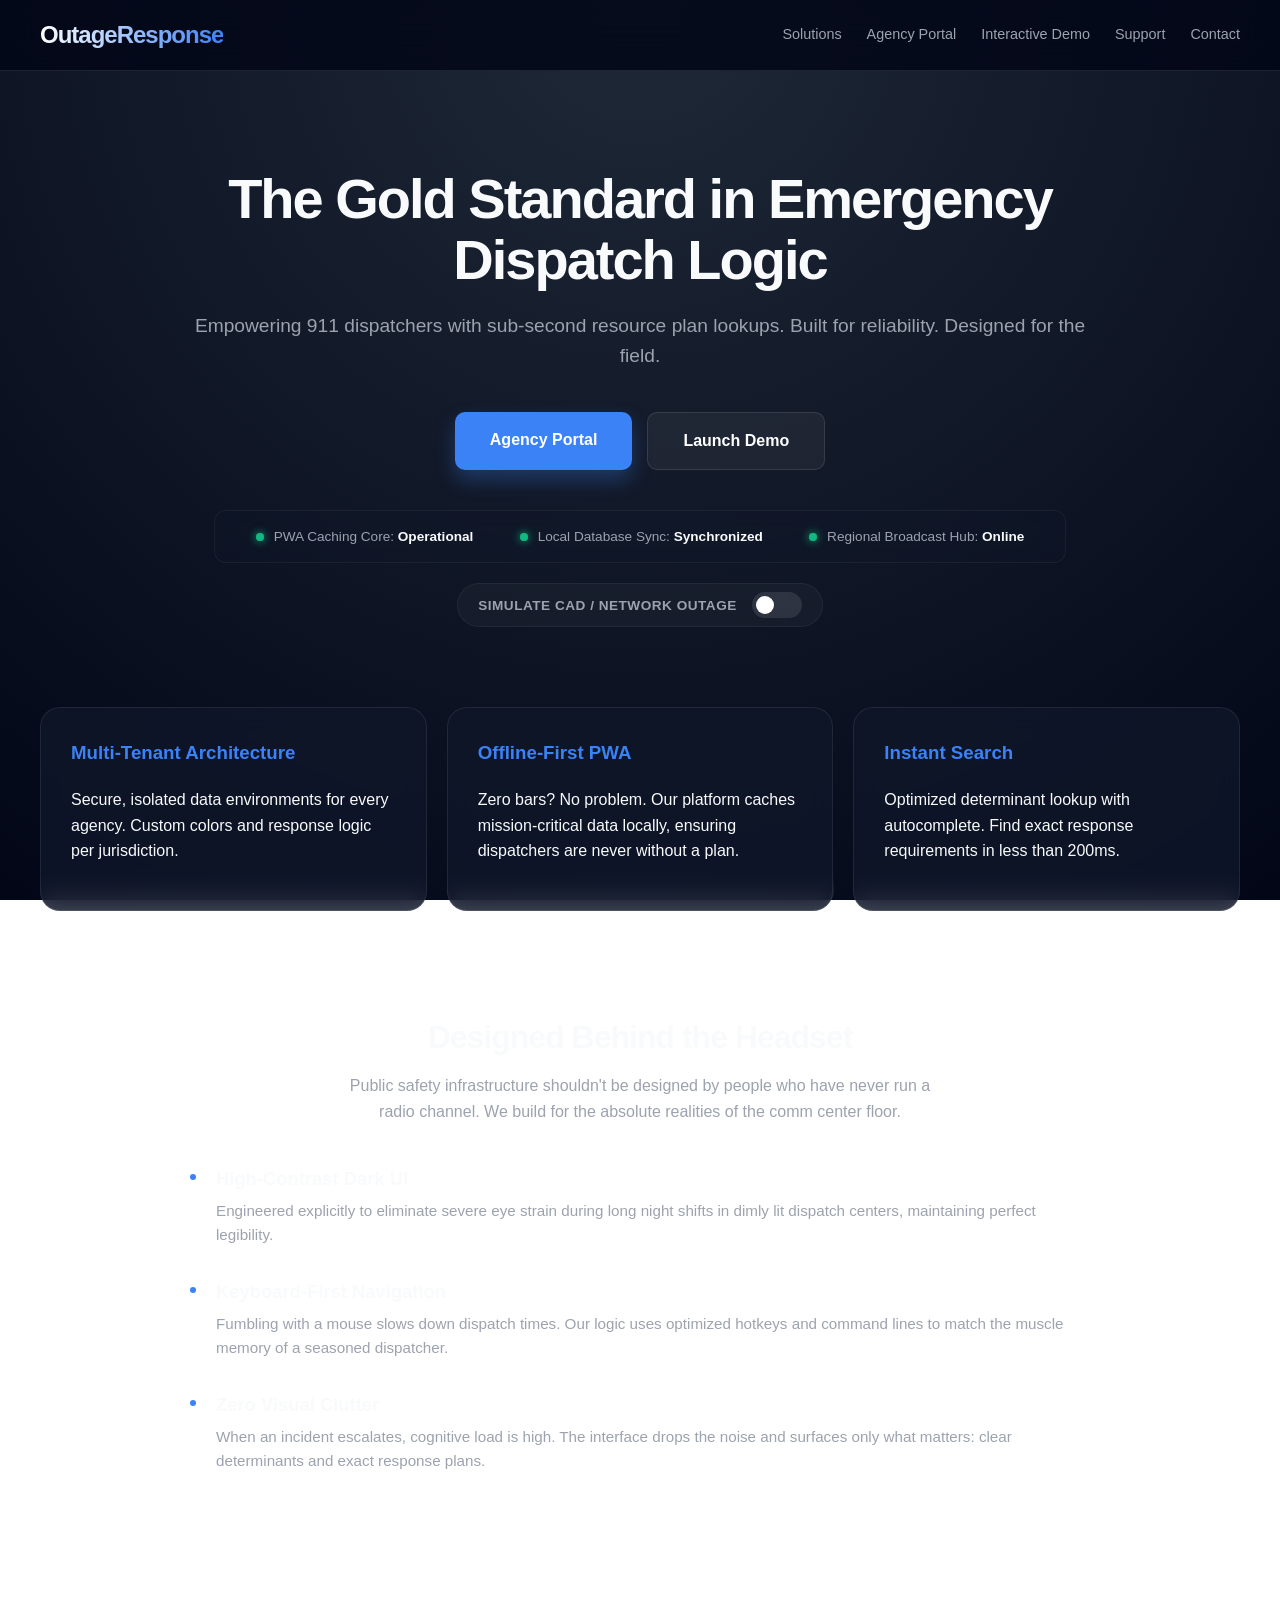
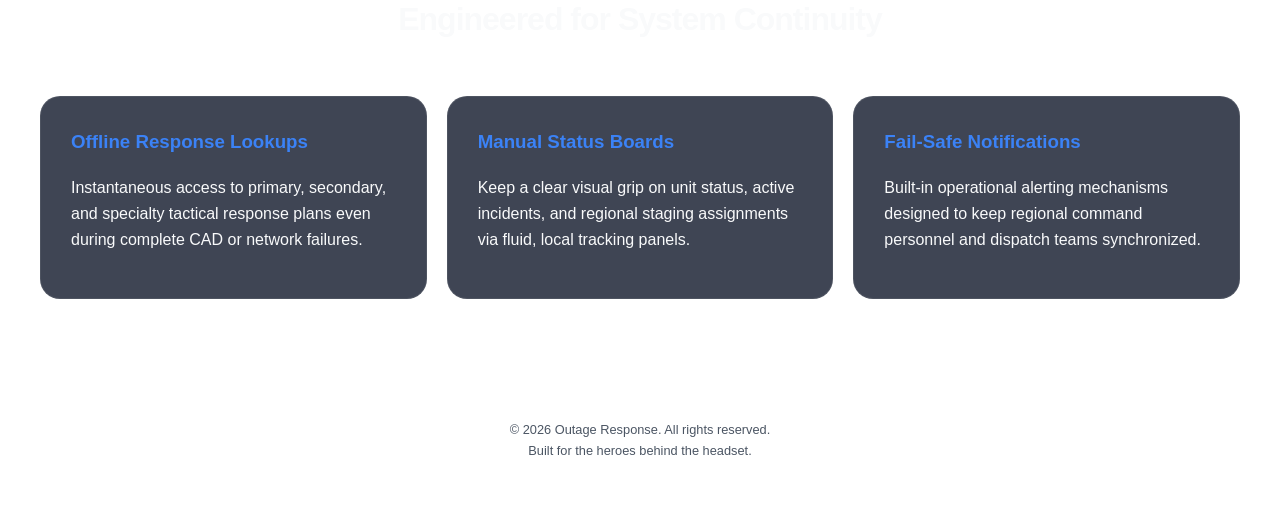
<file: index.html>
<!DOCTYPE html>
<html lang="en">
<head>
  <meta charset="UTF-8">
  <meta name="viewport" content="width=device-width, initial-scale=1.0">
  <title>Outage Response | Mission Critical Dispatch Solutions</title>
  <style>
    :root {
      --bg-gradient: radial-gradient(circle at top, #1f2937, #020617);
      --card-bg: rgba(15, 23, 42, 0.8);
      --accent: #3b82f6;
      --text-main: #f9fafb;
      --text-dim: #9ca3af;
      --nav-height: 70px;
      
      /* Status Colors */
      --status-green: #10b981;
      --status-red: #ef4444;
    }

    body {
      margin: 0;
      padding: 0;
      font-family: -apple-system, BlinkMacSystemFont, "Segoe UI", Roboto, sans-serif;
      background: var(--bg-gradient);
      background-attachment: fixed;
      color: var(--text-main);
      line-height: 1.6;
      overflow-x: hidden; /* Prevents side-scrolling on mobile */
    }

    /* --- FIXED NAVBAR --- */
    nav {
      position: fixed;
      top: 0;
      left: 0;
      right: 0;
      height: var(--nav-height);
      padding: 0 40px;
      display: flex;
      justify-content: space-between;
      align-items: center;
      backdrop-filter: blur(20px);
      -webkit-backdrop-filter: blur(20px);
      z-index: 2000;
      border-bottom: 1px solid rgba(255, 255, 255, 0.1);
      background: rgba(2, 6, 23, 0.8);
    }

    .logo {
      font-size: 1.5rem;
      font-weight: 800;
      letter-spacing: -1px;
      background: linear-gradient(to right, #fff, var(--accent));
      -webkit-background-clip: text;
      -webkit-text-fill-color: transparent;
      text-decoration: none;
    }

    /* --- DESKTOP NAV --- */
    .nav-links {
      display: flex;
      align-items: center;
    }

    .nav-links a {
      color: var(--text-dim);
      text-decoration: none;
      margin-left: 25px;
      font-size: 0.9rem;
      transition: color 0.3s;
    }

    .nav-links a:hover { color: #fff; }

    /* --- HAMBURGER MENU --- */
    .menu-toggle {
      display: none;
      flex-direction: column;
      cursor: pointer;
      gap: 5px;
    }

    .bar {
      width: 25px;
      height: 3px;
      background-color: #fff;
      transition: all 0.3s ease;
      border-radius: 2px;
    }

    /* --- HERO SECTION --- */
    header {
      text-align: center;
      padding: calc(var(--nav-height) + 60px) 20px 40px 20px;
      max-width: 900px;
      margin: 0 auto;
    }

    h1 {
      font-size: 3.5rem;
      margin-bottom: 20px;
      line-height: 1.1;
      letter-spacing: -2px;
    }

    header p {
      font-size: 1.2rem;
      color: var(--text-dim);
      margin-bottom: 40px;
    }

    .btn-group {
      display: flex;
      justify-content: center;
      gap: 15px;
    }

    .primary-btn {
      padding: 15px 35px;
      background: var(--accent);
      color: #fff;
      text-decoration: none;
      border-radius: 10px;
      font-weight: 600;
      box-shadow: 0 10px 20px rgba(59, 130, 246, 0.3);
      transition: 0.2s;
    }

    .secondary-btn {
      padding: 15px 35px;
      background: rgba(255, 255, 255, 0.05);
      color: #fff;
      text-decoration: none;
      border-radius: 10px;
      font-weight: 600;
      border: 1px solid rgba(255, 255, 255, 0.1);
      transition: all 0.3s;
    }

    .secondary-btn:hover {
      background: rgba(255, 255, 255, 0.1);
      border-color: var(--accent);
    }

    /* --- LIVE SYSTEM STATUS BAR --- */
    .status-container {
      max-width: 800px;
      margin: 0 auto 20px auto;
      padding: 15px 25px;
      background: rgba(15, 23, 42, 0.4);
      border: 1px solid rgba(255, 255, 255, 0.05);
      border-radius: 12px;
      backdrop-filter: blur(8px);
      -webkit-backdrop-filter: blur(8px);
      display: flex;
      justify-content: space-around;
      align-items: center;
      flex-wrap: wrap;
      gap: 15px;
      transition: border 0.3s;
    }

    .status-container.offline-active {
      border-color: rgba(239, 68, 68, 0.3);
    }

    .status-item {
      display: flex;
      align-items: center;
      gap: 10px;
      font-size: 0.85rem;
      font-weight: 500;
      color: var(--text-dim);
    }

    .status-item strong {
      color: var(--text-main);
      transition: color 0.3s;
    }

    .status-dot {
      width: 8px;
      height: 8px;
      border-radius: 50%;
      position: relative;
    }

    .status-dot.online {
      background-color: var(--status-green);
      box-shadow: 0 0 8px var(--status-green);
    }

    .status-dot.online::after {
      content: '';
      position: absolute;
      width: 100%;
      height: 100%;
      background-color: var(--status-green);
      border-radius: 50%;
      animation: pulseGreen 2s infinite;
      top: 0;
      left: 0;
      opacity: 0.4;
    }

    .status-dot.offline {
      background-color: var(--status-red);
      box-shadow: 0 0 8px var(--status-red);
    }

    .status-dot.offline::after {
      content: '';
      position: absolute;
      width: 100%;
      height: 100%;
      background-color: var(--status-red);
      border-radius: 50%;
      animation: pulseRed 1s infinite;
      top: 0;
      left: 0;
      opacity: 0.4;
    }

    @keyframes pulseGreen {
      0% { transform: scale(1); opacity: 0.4; }
      70% { transform: scale(2.5); opacity: 0; }
      100% { transform: scale(1); opacity: 0; }
    }

    @keyframes pulseRed {
      0% { transform: scale(1); opacity: 0.6; }
      70% { transform: scale(2.2); opacity: 0; }
      100% { transform: scale(1); opacity: 0; }
    }

    /* --- INTERACTIVE SIMULATION TOGGLE --- */
    .sim-module {
      max-width: 800px;
      margin: 0 auto 40px auto;
      display: flex;
      flex-direction: column;
      align-items: center;
      gap: 12px;
    }

    .toggle-wrapper {
      display: flex;
      align-items: center;
      gap: 15px;
      background: rgba(255, 255, 255, 0.03);
      padding: 8px 20px;
      border-radius: 30px;
      border: 1px solid rgba(255, 255, 255, 0.05);
    }

    .toggle-label {
      font-size: 0.85rem;
      font-weight: 600;
      letter-spacing: 0.5px;
      text-transform: uppercase;
      color: var(--text-dim);
    }

    .switch {
      position: relative;
      display: inline-block;
      width: 50px;
      height: 26px;
    }

    .switch input { opacity: 0; width: 0; height: 0; }

    .slider {
      position: absolute;
      cursor: pointer;
      top: 0; left: 0; right: 0; bottom: 0;
      background-color: rgba(255, 255, 255, 0.1);
      transition: .3s;
      border-radius: 34px;
    }

    .slider:before {
      position: absolute;
      content: "";
      height: 18px; width: 18px;
      left: 4px; bottom: 4px;
      background-color: white;
      transition: .3s;
      border-radius: 50%;
    }

    input:checked + .slider { background-color: var(--status-red); }
    input:checked + .slider:before { transform: translateX(24px); }

    /* Outage Alert Banner (Hidden by default) */
    .outage-banner {
      width: 100%;
      padding: 12px;
      background: rgba(239, 68, 68, 0.15);
      border: 1px dashed var(--status-red);
      color: #fca5a5;
      border-radius: 8px;
      font-size: 0.9rem;
      text-align: center;
      display: none;
      animation: fadeIn 0.3s ease-in-out;
    }

    @keyframes fadeIn {
      from { opacity: 0; transform: translateY(-5px); }
      to { opacity: 1; transform: translateY(0); }
    }

    /* --- LAYOUT GRIDS & SECTIONS --- */
    .features, .capabilities {
      display: grid;
      grid-template-columns: repeat(auto-fit, minmax(280px, 1fr));
      gap: 20px;
      padding: 40px 20px;
      max-width: 1200px;
      margin: 0 auto;
    }

    .features { padding-top: 40px; }
    .capabilities { padding-bottom: 60px; }

    .feat-card {
      background: var(--card-bg);
      padding: 30px;
      border-radius: 20px;
      border: 1px solid rgba(255, 255, 255, 0.08);
      backdrop-filter: blur(12px);
      -webkit-backdrop-filter: blur(12px);
    }

    .feat-card h3 { color: var(--accent); margin-top: 0; }

    .section-title {
      text-align: center;
      font-size: 2rem;
      margin-top: 60px;
      margin-bottom: 10px;
      letter-spacing: -1px;
    }

    .section-subtitle {
      text-align: center;
      color: var(--text-dim);
      max-width: 600px;
      margin: 0 auto 40px auto;
      padding: 0 20px;
      font-size: 1rem;
    }

    /* --- CLEAN TRUST LIST (NO TILES) --- */
    .trust-list {
      max-width: 900px;
      margin: 0 auto;
      padding: 0 20px 60px 20px;
    }

    .trust-row {
      display: flex;
      align-items: flex-start;
      margin-bottom: 30px;
      gap: 20px;
    }

    .trust-row:last-child { margin-bottom: 0; }

    .trust-text h4 {
      margin: 0 0 5px 0;
      font-size: 1.15rem;
      color: var(--text-main);
    }

    .trust-text p {
      margin: 0;
      color: var(--text-dim);
      font-size: 0.95rem;
    }

    .trust-icon-dot {
      width: 6px;
      height: 6px;
      background-color: var(--accent);
      border-radius: 50%;
      margin-top: 10px;
      flex-shrink: 0;
    }

    /* --- MOBILE STYLES --- */
    @media (max-width: 768px) {
      nav { padding: 0 20px; }
      
      .menu-toggle { display: flex; }

      .nav-links {
        display: flex;
        flex-direction: column;
        width: 100%;
        position: absolute;
        top: -450px;
        left: 0;
        transition: 0.4s cubic-bezier(0.175, 0.885, 0.32, 1.275);
        background: rgba(2, 6, 23, 0.98);
        backdrop-filter: blur(25px);
        border-bottom: 1px solid rgba(255, 255, 255, 0.1);
        padding: 40px 0;
        text-align: center;
        z-index: 1999;
      }

      .nav-links.active { top: var(--nav-height); }

      .nav-links a {
        margin: 20px 0;
        font-size: 1.4rem;
        margin-left: 0;
        display: block;
      }

      .menu-toggle.is-active .bar:nth-child(2) { opacity: 0; }
      .menu-toggle.is-active .bar:nth-child(1) { transform: translateY(8px) rotate(45deg); }
      .menu-toggle.is-active .bar:nth-child(3) { transform: translateY(-8px) rotate(-45deg); }

      h1 { font-size: 2.5rem; }
      .section-title { font-size: 1.75rem; }
      header { padding-top: calc(var(--nav-height) + 30px); }
      .btn-group { flex-direction: column; }
      .status-container { flex-direction: column; align-items: flex-start; padding-left: 40px; }
      .trust-row { flex-direction: column; gap: 5px; }
      .trust-icon-dot { display: none; }
    }
  </style>
</head>
<body>

  <nav>
    <a href="index.html" class="logo">OutageResponse</a>
    
    <div class="menu-toggle" id="mobile-menu">
      <span class="bar"></span>
      <span class="bar"></span>
      <span class="bar"></span>
    </div>

    <div class="nav-links" id="nav-links">
      <a href="solutions.html">Solutions</a>
      <a href="app/index.html">Agency Portal</a>
      <a href="demo.html">Interactive Demo</a>
      <a href="support.html">Support</a>
      <a href="contact.html">Contact</a>
    </div>
  </nav>

  <header>
    <h1>The Gold Standard in Emergency Dispatch Logic</h1>
    <p>Empowering 911 dispatchers with sub-second resource plan lookups. Built for reliability. Designed for the field.</p>
    <div class="btn-group">
      <a href="app/index.html" class="primary-btn">Agency Portal</a>
      <a href="demo.html" class="secondary-btn">Launch Demo</a>
    </div>
  </header>

  <div class="status-container" id="status-container">
    <div class="status-item">
      <span class="status-dot online" id="dot-caching"></span>
      <span>PWA Caching Core: <strong id="text-caching">Operational</strong></span>
    </div>
    <div class="status-item">
      <span class="status-dot online" id="dot-sync"></span>
      <span>Local Database Sync: <strong id="text-sync">Synchronized</strong></span>
    </div>
    <div class="status-item">
      <span class="status-dot online" id="dot-hub"></span>
      <span>Regional Broadcast Hub: <strong id="text-hub">Online</strong></span>
    </div>
  </div>

  <div class="sim-module">
    <div class="toggle-wrapper">
      <span class="toggle-label">Simulate CAD / Network Outage</span>
      <label class="switch">
        <input type="checkbox" id="outage-toggle">
        <span class="slider"></span>
      </label>
    </div>
    <div class="outage-banner" id="outage-banner">
      ⚠️ <strong>CRITICAL DATA LINK LOST:</strong> Primary network disconnected. Platform has seamlessly engaged local cache fallback. Lookups remain 100% operational.
    </div>
  </div>

  <section class="features">
    <div class="feat-card">
      <h3>Multi-Tenant Architecture</h3>
      <p>Secure, isolated data environments for every agency. Custom colors and response logic per jurisdiction.</p>
    </div>
    <div class="feat-card">
      <h3>Offline-First PWA</h3>
      <p>Zero bars? No problem. Our platform caches mission-critical data locally, ensuring dispatchers are never without a plan.</p>
    </div>
    <div class="feat-card">
      <h3>Instant Search</h3>
      <p>Optimized determinant lookup with autocomplete. Find exact response requirements in less than 200ms.</p>
    </div>
  </section>

  <hr style="border: 0; border-top: 1px solid rgba(255,255,255,0.05); max-width: 1200px; margin: 0 auto;">

  <h2 class="section-title">Designed Behind the Headset</h2>
  <p class="section-subtitle">Public safety infrastructure shouldn't be designed by people who have never run a radio channel. We build for the absolute realities of the comm center floor.</p>
  
  <div class="trust-list">
    <div class="trust-row">
      <div class="trust-icon-dot"></div>
      <div class="trust-text">
        <h4>High-Contrast Dark UI</h4>
        <p>Engineered explicitly to eliminate severe eye strain during long night shifts in dimly lit dispatch centers, maintaining perfect legibility.</p>
      </div>
    </div>
    <div class="trust-row">
      <div class="trust-icon-dot"></div>
      <div class="trust-text">
        <h4>Keyboard-First Navigation</h4>
        <p>Fumbling with a mouse slows down dispatch times. Our logic uses optimized hotkeys and command lines to match the muscle memory of a seasoned dispatcher.</p>
      </div>
    </div>
    <div class="trust-row">
      <div class="trust-icon-dot"></div>
      <div class="trust-text">
        <h4>Zero Visual Clutter</h4>
        <p>When an incident escalates, cognitive load is high. The interface drops the noise and surfaces only what matters: clear determinants and exact response plans.</p>
      </div>
    </div>
  </div>

  <hr style="border: 0; border-top: 1px solid rgba(255,255,255,0.05); max-width: 1200px; margin: 0 auto;">

  <h2 class="section-title">Engineered for System Continuity</h2>
  
  <section class="capabilities">
    <div class="feat-card">
      <h3>Offline Response Lookups</h3>
      <p>Instantaneous access to primary, secondary, and specialty tactical response plans even during complete CAD or network failures.</p>
    </div>
    <div class="feat-card">
      <h3>Manual Status Boards</h3>
      <p>Keep a clear visual grip on unit status, active incidents, and regional staging assignments via fluid, local tracking panels.</p>
    </div>
    <div class="feat-card">
      <h3>Fail-Safe Notifications</h3>
      <p>Built-in operational alerting mechanisms designed to keep regional command personnel and dispatch teams synchronized.</p>
    </div>
  </section>

  <footer style="text-align: center; padding: 60px 40px; color: #4b5563; font-size: 0.8rem; border-top: 1px solid rgba(255,255,255,0.05);">
    &copy; 2026 Outage Response. All rights reserved.<br>Built for the heroes behind the headset.
  </footer>

  <script>
    // Navigation script
    const menu = document.querySelector('#mobile-menu');
    const menuLinks = document.querySelector('#nav-links');

    menu.addEventListener('click', function() {
      menu.classList.toggle('is-active');
      menuLinks.classList.toggle('active');
    });

    document.querySelectorAll('.nav-links a').forEach(link => {
      link.addEventListener('click', () => {
        menu.classList.remove('is-active');
        menuLinks.classList.remove('active');
      });
    });

    // Interactive Outage Simulation Script
    const toggle = document.querySelector('#outage-toggle');
    const statusContainer = document.querySelector('#status-container');
    const banner = document.querySelector('#outage-banner');
    
    const dotCaching = document.querySelector('#dot-caching');
    const dotSync = document.querySelector('#dot-sync');
    const dotHub = document.querySelector('#dot-hub');

    const textCaching = document.querySelector('#text-caching');
    const textSync = document.querySelector('#text-sync');
    const textHub = document.querySelector('#text-hub');

    toggle.addEventListener('change', function() {
      if (this.checked) {
        // Switch layout state to Offline
        statusContainer.classList.add('offline-active');
        banner.style.display = 'block';
        
        // PWA Caching remains working offline
        dotCaching.className = 'status-dot online';
        textCaching.textContent = 'Active (Offline Mode)';
        
        // Networked items fail
        dotSync.className = 'status-dot offline';
        textSync.textContent = 'Connection Lost';
        
        dotHub.className = 'status-dot offline';
        textHub.textContent = 'Unavailable';
      } else {
        // Reset layout state to Online
        statusContainer.classList.remove('offline-active');
        banner.style.display = 'none';
        
        dotCaching.className = 'status-dot online';
        textCaching.textContent = 'Operational';
        
        dotSync.className = 'status-dot online';
        textSync.textContent = 'Synchronized';
        
        dotHub.className = 'status-dot online';
        textHub.textContent = 'Online';
      }
    });
  </script>

</body>
</html>
</file>
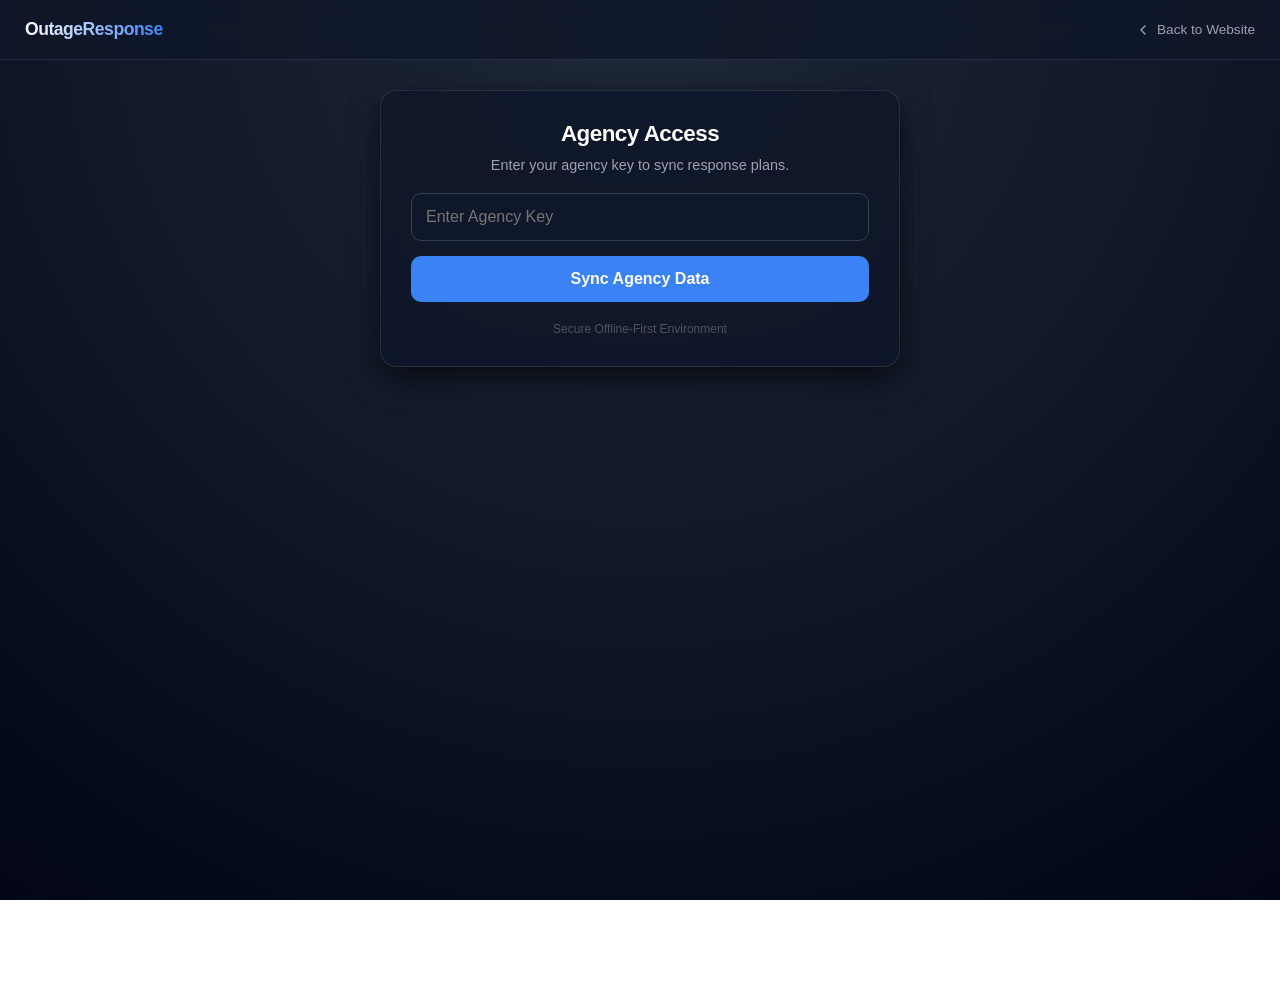
<file: app/index.html>
<!DOCTYPE html>
<html lang="en">
<head>
  <meta charset="UTF-8">
  <title>Outage Response | Agency Portal</title>
  <meta name="viewport" content="width=device-width, initial-scale=1.0">
  <link rel="stylesheet" href="style.css">
  <link rel="manifest" href="manifest.json">
  <meta name="theme-color" content="#1f2937">
</head>
<body>

  <nav class="app-nav">
    <div class="logo">OutageResponse</div>
    <a href="https://outageresponse.com" class="back-link">
      <svg width="16" height="16" viewBox="0 0 24 24" fill="none" stroke="currentColor" stroke-width="2" stroke-linecap="round" stroke-linejoin="round">
        <path d="m15 18-6-6 6-6"/>
      </svg>
      Back to Website
    </a>
  </nav>

  <div class="app-shell">
    
    <div id="login-section" class="card" style="max-width: 520px; margin: 0 auto;">
      <h1>Agency Access</h1>
      <p style="text-align: center; color: #9ca3af; font-size: 0.9rem; margin-top: -10px; margin-bottom: 20px;">
        Enter your agency key to sync response plans.
      </p>
      
      <input type="text" id="agency-key" placeholder="Enter Agency Key" autocomplete="off">
      <button class="primary-btn" id="login-btn">Sync Agency Data</button>
      
      <div style="margin-top: 20px; font-size: 0.75rem; color: #4b5563; text-align: center;">
        Secure Offline-First Environment
      </div>
    </div>

    <div id="app-section" style="display:none;">
      <div class="card" id="main-app-card">
        <h1 id="agency-name-display">Dispatch Portal</h1>
        
        <div class="sync-status-wrapper" style="text-align: center; margin-bottom: 20px;">
          <span id="network-badge" class="sync-badge">
              <span id="network-dot" class="badge-dot"></span>
              <span id="network-text">Checking connection...</span>
          </span>
        </div>
        <div id="sync-timestamp-note" style="text-align: center; margin-bottom: 20px; display: none;">
            <span id="sync-time-text" style="font-size: 0.72rem; color: #64748b; background: rgba(0,0,0,0.2); padding: 4px 12px; border-radius: 20px; border: 1px solid rgba(255,255,255,0.05);"></span>
        </div>

        <div class="search-wrapper">
          <input type="text" id="search-input" placeholder="Search Code..." autocomplete="off">
          <div id="autocomplete-list" class="autocomplete-container"></div>
        </div>
        <div id="active-result"></div>
        
        <hr style="border: 0; border-top: 1px solid rgba(255,255,255,0.1); margin: 40px 0;">

        <h2 style="text-align: center; margin-bottom: 30px; letter-spacing: -0.5px;">Local Status Board</h2>
        
        <div class="board-section-header">
          <h3>Active Incidents</h3>
          <div class="control-group">
            <input type="text" id="new-inc-type" placeholder="Type (e.g., Fire)">
            <input type="text" id="new-inc-loc" placeholder="Location">
            <button onclick="addIncident()" class="primary-btn danger-btn">+ Create</button>
          </div>
        </div>
        <div id="incident-grid" class="incident-grid"></div>

        <div class="board-section-header" style="margin-top: 40px;">
          <h3>Unit Roster</h3>
          <div class="control-group">
            <input type="text" id="new-unit-name" placeholder="Unit ID">
            <button onclick="addUnit()" class="primary-btn">+ Add Unit</button>
          </div>
        </div>
        <div id="unit-grid" class="unit-grid"></div>

        <span class="logout-text" onclick="logout()">Logout & Clear Cache</span>
      </div>
    </div>
  </div>
  
  <script src="app.js"></script>
</body>
</html>
</file>
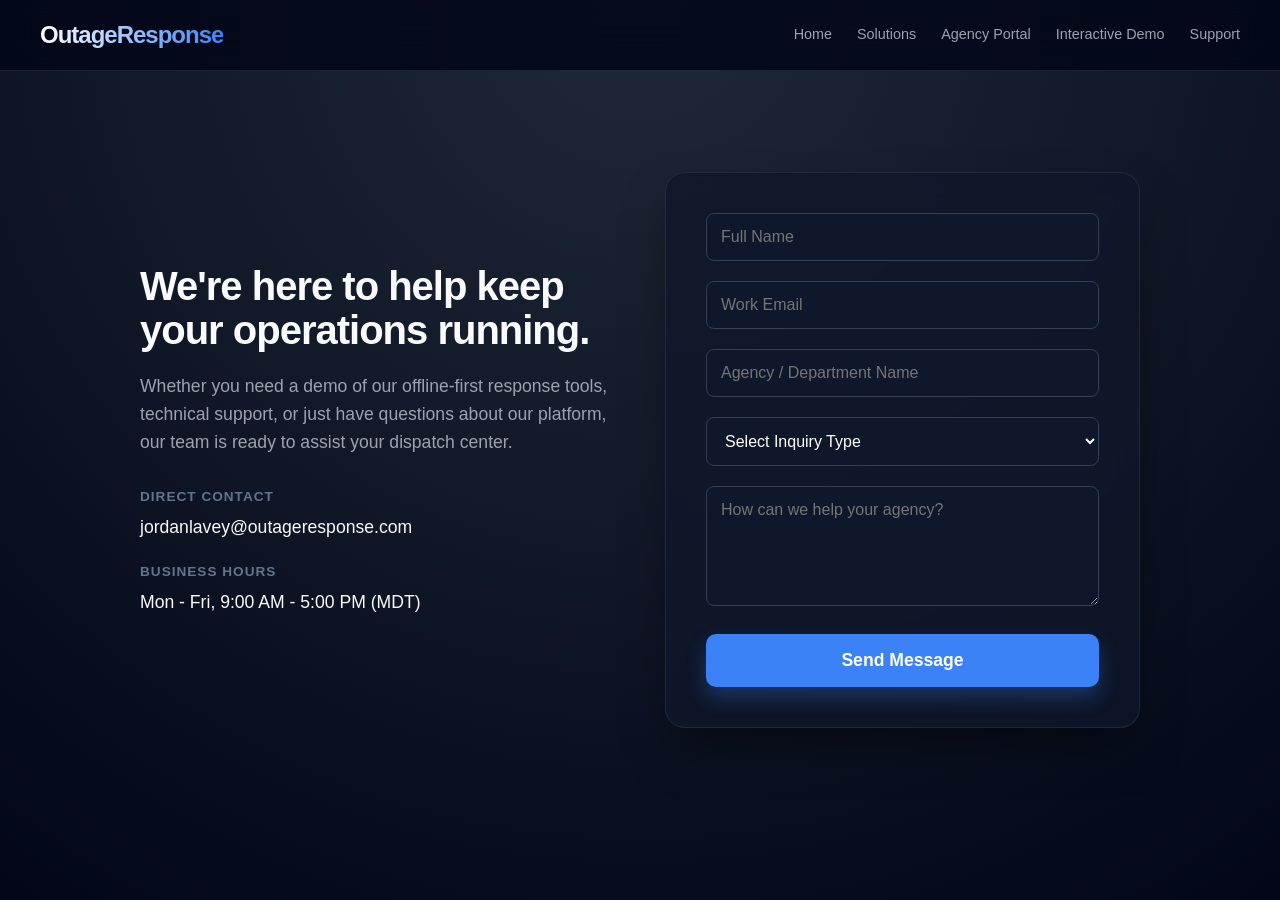
<file: contact.html>
<!DOCTYPE html>
<html lang="en">
<head>
  <meta charset="UTF-8">
  <meta name="viewport" content="width=device-width, initial-scale=1.0">
  <title>Contact Us | Outage Response</title>
  <style>
    :root {
      /* Matching index.html theme exactly */
      --bg-gradient: radial-gradient(circle at top, #1f2937, #020617);
      --card-bg: rgba(15, 23, 42, 0.8);
      --accent: #3b82f6;
      --text-main: #f9fafb;
      --text-dim: #9ca3af;
      --nav-height: 70px;
    }

    body {
      margin: 0; 
      font-family: -apple-system, BlinkMacSystemFont, "Segoe UI", Roboto, sans-serif;
      background: var(--bg-gradient); 
      background-attachment: fixed; 
      color: var(--text-main);
      min-height: 100vh; 
      overflow-x: hidden;
      line-height: 1.6;
    }

    /* --- FIXED NAVBAR --- */
    nav {
      position: fixed; 
      top: 0; 
      left: 0; 
      right: 0; 
      height: var(--nav-height);
      padding: 0 40px; 
      display: flex; 
      justify-content: space-between; 
      align-items: center;
      backdrop-filter: blur(20px); 
      -webkit-backdrop-filter: blur(20px); 
      z-index: 2000;
      border-bottom: 1px solid rgba(255, 255, 255, 0.1); 
      background: rgba(2, 6, 23, 0.8);
    }

    .logo {
      font-size: 1.5rem; 
      font-weight: 800; 
      letter-spacing: -1px;
      background: linear-gradient(to right, #fff, var(--accent));
      -webkit-background-clip: text; 
      -webkit-text-fill-color: transparent; 
      text-decoration: none;
    }

    /* --- DESKTOP NAV --- */
    .nav-links { 
      display: flex; 
      align-items: center; 
    }
    
    .nav-links a { 
      color: var(--text-dim); 
      text-decoration: none; 
      margin-left: 25px; 
      font-size: 0.9rem; 
      transition: color 0.3s; 
    }
    
    .nav-links a:hover { 
      color: #fff; 
    }
    
    /* --- HAMBURGER MENU --- */
    .menu-toggle { 
      display: none; 
      flex-direction: column; 
      cursor: pointer; 
      gap: 5px; 
    }
    
    .bar { 
      width: 25px; 
      height: 3px; 
      background-color: #fff; 
      transition: all 0.3s ease; 
      border-radius: 2px; 
    }

    /* Two-Column Layout */
    .form-container {
      display: flex;
      justify-content: center;
      align-items: center;
      padding: calc(var(--nav-height) + 60px) 20px 60px 20px;
      min-height: calc(100vh - var(--nav-height));
      box-sizing: border-box;
    }

    .contact-wrapper {
      display: grid;
      grid-template-columns: 1fr 1fr;
      gap: 50px;
      max-width: 1000px;
      width: 100%;
      align-items: center;
    }

    /* Left Column: Info */
    .contact-info h1 {
      font-size: 2.5rem;
      margin-top: 0;
      margin-bottom: 20px;
      line-height: 1.1;
      letter-spacing: -1px;
    }
    
    .contact-info p {
      font-size: 1.1rem;
      color: var(--text-dim);
      line-height: 1.6;
      margin-bottom: 30px;
    }

    .info-block {
      margin-bottom: 20px;
      display: flex;
      flex-direction: column;
    }

    .info-label {
      font-size: 0.85rem;
      text-transform: uppercase;
      letter-spacing: 1px;
      color: #64748b;
      margin-bottom: 5px;
      font-weight: 600;
    }

    .info-detail {
      font-size: 1.1rem;
      font-weight: 500;
    }
    
    .info-detail a {
      color: var(--text-main);
      text-decoration: none;
      transition: color 0.2s;
    }

    .info-detail a:hover {
      color: var(--accent);
    }

    /* Right Column: Form */
    .contact-card {
      background: var(--card-bg);
      padding: 40px;
      border-radius: 20px;
      border: 1px solid rgba(255, 255, 255, 0.08);
      backdrop-filter: blur(12px);
      -webkit-backdrop-filter: blur(12px);
      box-shadow: 0 25px 50px -12px rgba(0, 0, 0, 0.5);
    }

    .form-group {
      margin-bottom: 20px;
    }

    input, select, textarea {
      width: 100%;
      padding: 14px;
      background: #0f172a;
      border: 1px solid #334155;
      border-radius: 8px;
      color: white;
      box-sizing: border-box;
      font-family: inherit;
      font-size: 1rem;
      transition: border-color 0.3s, box-shadow 0.3s;
    }

    input:focus, select:focus, textarea:focus {
      outline: none;
      border-color: var(--accent);
      box-shadow: 0 0 0 3px rgba(59, 130, 246, 0.2);
    }

    select option {
      background: #0f172a;
      color: white;
    }

    .submit-btn {
      width: 100%;
      padding: 16px;
      background: var(--accent);
      color: white;
      border: none;
      border-radius: 10px;
      font-weight: 600;
      font-size: 1.1rem;
      cursor: pointer;
      box-shadow: 0 10px 20px rgba(59, 130, 246, 0.3);
      transition: 0.2s;
    }

    .submit-btn:hover {
      background: #2563eb;
    }

    .submit-btn:active {
      transform: scale(0.98);
    }

    /* --- MOBILE STYLES --- */
    @media (max-width: 850px) {
      .contact-wrapper { grid-template-columns: 1fr; gap: 40px; }
      .contact-info { text-align: center; }
      .info-block { align-items: center; }
    }

    @media (max-width: 768px) {
      nav { padding: 0 20px; }
      .menu-toggle { display: flex; }
      .nav-links {
        display: flex; flex-direction: column; width: 100%; position: absolute;
        top: -450px; left: 0; transition: 0.4s cubic-bezier(0.175, 0.885, 0.32, 1.275);
        background: rgba(2, 6, 23, 0.98); backdrop-filter: blur(25px); 
        border-bottom: 1px solid rgba(255, 255, 255, 0.1); padding: 40px 0; 
        text-align: center; z-index: 1999;
      }
      .nav-links.active { top: var(--nav-height); }
      .nav-links a { margin: 20px 0; font-size: 1.4rem; margin-left: 0; display: block; }
      .menu-toggle.is-active .bar:nth-child(2) { opacity: 0; }
      .menu-toggle.is-active .bar:nth-child(1) { transform: translateY(8px) rotate(45deg); }
      .menu-toggle.is-active .bar:nth-child(3) { transform: translateY(-8px) rotate(-45deg); }
      .contact-info h1 { font-size: 2.2rem; }
    }
  </style>
</head>
<body>

  <nav>
    <a href="index.html" class="logo">OutageResponse</a>
    <div class="menu-toggle" id="mobile-menu">
      <span class="bar"></span>
      <span class="bar"></span>
      <span class="bar"></span>
    </div>
    <div class="nav-links" id="nav-links">
      <a href="index.html">Home</a>
      <a href="solutions.html">Solutions</a>
      <a href="app/index.html">Agency Portal</a>
      <a href="demo.html">Interactive Demo</a>
      <a href="support.html">Support</a>
    </div>
  </nav>

  <div class="form-container">
    <div class="contact-wrapper">
      
      <div class="contact-info">
        <h1>We're here to help keep your operations running.</h1>
        <p>Whether you need a demo of our offline-first response tools, technical support, or just have questions about our platform, our team is ready to assist your dispatch center.</p>
        
        <div class="info-block">
          <span class="info-label">Direct Contact</span>
          <span class="info-detail"><a href="mailto:jordanlavey@outageresponse.com">jordanlavey@outageresponse.com</a></span>
        </div>
        
        <div class="info-block">
          <span class="info-label">Business Hours</span>
          <span class="info-detail">Mon - Fri, 9:00 AM - 5:00 PM (MDT)</span>
        </div>
      </div>

      <div class="contact-card">
        <form action="https://formspree.io/f/xlgovkqp" method="POST">
          <div class="form-group">
            <input type="text" name="name" placeholder="Full Name" required>
          </div>
          <div class="form-group">
            <input type="email" name="_replyto" placeholder="Work Email" required>
          </div>
          <div class="form-group">
            <input type="text" name="agency" placeholder="Agency / Department Name" required>
          </div>
          <div class="form-group">
            <select name="inquiry_type" required>
              <option value="" disabled selected>Select Inquiry Type</option>
              <option value="Demo Request">Demo Request</option>
              <option value="Technical Support">Technical Support</option>
              <option value="Pricing/Sales">Pricing & Sales</option>
              <option value="General Inquiry">General Inquiry</option>
            </select>
          </div>
          <div class="form-group">
            <textarea name="message" rows="5" placeholder="How can we help your agency?" required></textarea>
          </div>
          <button type="submit" class="submit-btn">Send Message</button>
        </form>
      </div>

    </div>
  </div>

  <script>
    const menu = document.querySelector('#mobile-menu');
    const menuLinks = document.querySelector('#nav-links');
    
    menu.addEventListener('click', () => {
      menu.classList.toggle('is-active');
      menuLinks.classList.toggle('active');
    });

    document.querySelectorAll('.nav-links a').forEach(link => {
      link.addEventListener('click', () => {
        menu.classList.remove('is-active');
        menuLinks.classList.remove('active');
      });
    });
  </script>
</body>
</html>
</file>
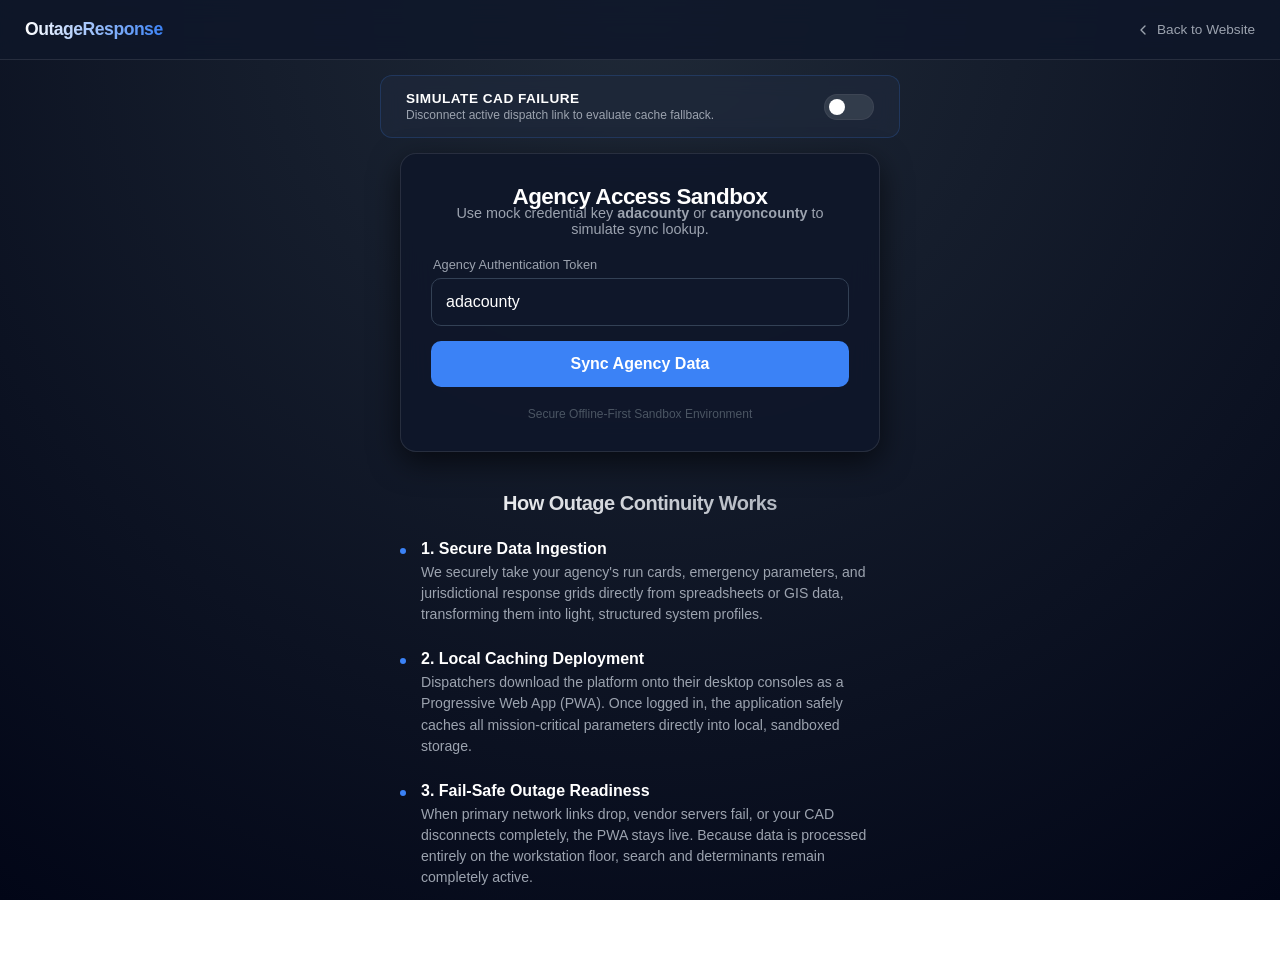
<file: demo.html>
<!DOCTYPE html>
<html lang="en">
<head>
  <meta charset="UTF-8">
  <title>Outage Response | Interactive Demo Sandbox</title>
  <meta name="viewport" content="width=device-width, initial-scale=1.0">
  <style>
    /* --- INTEGRATED STYLE.CSS THEME VARIABLES --- */
    :root {
      --bg-gradient: radial-gradient(circle at top, #1f2937, #020617);
      --card-bg: rgba(15, 23, 42, 0.9);
      --accent: #3b82f6;
      --accent-hover: #2563eb;
      --text-main: #f9fafb;
      --text-dim: #9ca3af;
      --input-bg: #0f172a;
      --border-color: rgba(255, 255, 255, 0.1);
      --nav-height: 60px;
      
      /* Demo Specific Colors */
      --status-green: #10b981;
      --status-red: #ef4444;
    }

    * { box-sizing: border-box; }

    body {
      margin: 0;
      padding: 0;
      font-family: -apple-system, BlinkMacSystemFont, "Segoe UI", Roboto, Helvetica, Arial, sans-serif;
      background: var(--bg-gradient);
      background-attachment: fixed;
      color: var(--text-main);
      min-height: 100vh;
      display: block; 
    }

    /* --- NAVIGATION OVERLAY --- */
    nav.app-nav {
      display: flex;
      justify-content: space-between;
      align-items: center;
      padding: 0 25px;
      background: rgba(15, 23, 42, 0.85);
      backdrop-filter: blur(12px);
      -webkit-backdrop-filter: blur(12px);
      border-bottom: 1px solid var(--border-color);
      position: fixed;
      top: 0; left: 0; right: 0;
      height: var(--nav-height);
      z-index: 2000;
    }

    .logo {
      font-weight: 800;
      font-size: 1.1rem;
      letter-spacing: -0.5px;
      background: linear-gradient(to right, #fff, var(--accent));
      -webkit-background-clip: text;
      -webkit-text-fill-color: transparent;
      text-decoration: none;
    }

    .back-link {
      display: flex;
      align-items: center;
      gap: 6px;
      color: var(--text-dim);
      text-decoration: none;
      font-size: 0.85rem;
      transition: color 0.2s;
    }
    .back-link:hover { color: #fff; }

    /* --- INTERACTIVE DEMO CONTROL BANNER --- */
    .demo-controls {
      margin-top: calc(var(--nav-height) + 15px);
      width: 100%;
      display: flex;
      justify-content: center;
      padding: 0 20px;
    }

    .control-card {
      background: rgba(30, 41, 59, 0.7);
      border: 1px solid rgba(59, 130, 246, 0.2);
      border-radius: 12px;
      padding: 15px 25px;
      width: 100%;
      max-width: 520px;
      display: flex;
      justify-content: space-between;
      align-items: center;
      backdrop-filter: blur(10px);
      -webkit-backdrop-filter: blur(10px);
    }

    .control-info {
      display: flex;
      flex-direction: column;
      gap: 2px;
    }

    .control-title {
      font-size: 0.85rem;
      font-weight: 700;
      text-transform: uppercase;
      letter-spacing: 0.5px;
      color: #fff;
    }

    .control-desc {
      font-size: 0.75rem;
      color: var(--text-dim);
    }

    /* Simulation Toggle Switch */
    .switch {
      position: relative;
      display: inline-block;
      width: 50px;
      height: 26px;
      flex-shrink: 0;
    }
    .switch input { opacity: 0; width: 0; height: 0; }
    .slider {
      position: absolute;
      cursor: pointer;
      top: 0; left: 0; right: 0; bottom: 0;
      background-color: rgba(255, 255, 255, 0.1);
      transition: .3s;
      border-radius: 34px;
      border: 1px solid rgba(255, 255, 255, 0.05);
    }
    .slider:before {
      position: absolute;
      content: "";
      height: 16px; width: 16px;
      left: 4px; bottom: 4px;
      background-color: white;
      transition: .3s;
      border-radius: 50%;
    }
    input:checked + .slider { background-color: var(--status-red); box-shadow: 0 0 10px rgba(239, 68, 68, 0.4); }
    input:checked + .slider:before { transform: translateX(24px); }

    /* --- MAIN APP WORKSPACE SHELL --- */
    .app-shell {
      width: 100%;
      max-width: 520px;
      margin: 15px auto 20px auto;
      padding: 0 20px;
    }

    .card {
      background: var(--card-bg);
      border-radius: 16px;
      padding: 30px;
      box-shadow: 0 10px 30px rgba(0, 0, 0, 0.6);
      backdrop-filter: blur(15px);
      -webkit-backdrop-filter: blur(15px);
      border: 1px solid var(--border-color);
      margin-bottom: 20px;
      transition: border 0.3s;
    }

    .card.outage-alert {
      border-color: rgba(239, 68, 68, 0.4);
    }

    h1 {
      font-size: 1.4rem;
      margin: 0 0 5px 0;
      text-align: center;
      color: #fff;
      letter-spacing: -0.5px;
    }

    /* --- APP DEMO STATUS NOTATIONS --- */
    .sync-status-wrapper {
      text-align: center;
      margin-bottom: 20px;
    }

    .sync-badge {
      display: inline-flex;
      align-items: center;
      gap: 6px;
      font-size: 0.72rem;
      color: #64748b;
      background: rgba(0,0,0,0.25);
      padding: 4px 14px;
      border-radius: 20px;
      border: 1px solid rgba(255,255,255,0.05);
      transition: all 0.3s;
    }

    .sync-badge.offline-mode {
      color: #fca5a5;
      background: rgba(239, 68, 68, 0.1);
      border-color: rgba(239, 68, 68, 0.2);
    }

    .badge-dot {
      width: 6px;
      height: 6px;
      border-radius: 50%;
      background-color: var(--status-green);
      box-shadow: 0 0 6px var(--status-green);
    }

    .badge-dot.offline-dot {
      background-color: var(--status-red);
      box-shadow: 0 0 6px var(--status-red);
      animation: alertPulse 1s infinite;
    }

    @keyframes alertPulse {
      0% { opacity: 0.4; }
      50% { opacity: 1; }
      100% { opacity: 0.4; }
    }

    /* --- FORMS & SELECTION LABELS --- */
    .input-instruction {
      font-size: 0.8rem;
      color: var(--text-dim);
      margin-bottom: 6px;
      display: block;
      padding-left: 2px;
    }

    input {
      width: 100%;
      padding: 14px;
      background: var(--input-bg);
      border: 1px solid #334155;
      border-radius: 10px;
      color: #fff;
      font-size: 1rem;
      margin-bottom: 15px;
      outline: none;
      transition: all 0.2s ease;
      -webkit-appearance: none;
    }
    input:focus {
      border-color: var(--accent);
      box-shadow: 0 0 0 3px rgba(59, 130, 246, 0.2);
    }

    .primary-btn {
      width: 100%;
      padding: 14px;
      background: var(--accent);
      border: none;
      border-radius: 10px;
      color: #fff;
      font-weight: 600;
      font-size: 1rem;
      cursor: pointer;
      transition: background 0.2s;
    }
    .primary-btn:hover { background: var(--accent-hover); }

    /* --- INTERACTIVE DROPDOWN LISTS --- */
    .search-wrapper { position: relative; }
    .autocomplete-container {
      position: absolute;
      top: 55px; left: 0; right: 0;
      z-index: 1000;
      background: #1e293b;
      border-radius: 10px;
      border: 1px solid #334155;
      box-shadow: 0 15px 35px rgba(0, 0, 0, 0.5);
      max-height: 250px;
      overflow-y: auto;
      display: none;
    }
    .autocomplete-item {
      padding: 12px 15px;
      cursor: pointer;
      border-bottom: 1px solid rgba(255, 255, 255, 0.05);
      font-size: 0.9rem;
      color: #cbd5e1;
    }
    .autocomplete-item:hover, .autocomplete-active {
      background: #334155;
      color: #fff;
    }
    .autocomplete-item strong { color: var(--accent); }

    /* --- TACTICAL RESPONSE CARDS --- */
    .result-item {
      background: rgba(255, 255, 255, 0.03);
      padding: 20px;
      border-radius: 14px;
      margin-top: 20px;
      border-top: 3px solid var(--accent);
      animation: slideUp 0.3s ease-out;
    }

    .level-badge {
      font-size: 0.7rem;
      background: #374151;
      padding: 3px 8px;
      border-radius: 50%;
      color: var(--text-dim);
      font-weight: bold;
      text-transform: uppercase;
    }

    .determinant-title {
      font-weight: 700;
      margin: 10px 0;
      font-size: 1.1rem;
      color: #fff;
    }

    .agency-row {
      display: flex;
      justify-content: space-between;
      align-items: flex-start;
      padding: 10px 0;
      border-bottom: 1px solid rgba(255, 255, 255, 0.05);
      gap: 10px;
    }
    .agency-row:last-child { border-bottom: none; }
    .agency-row strong {
      text-transform: uppercase;
      font-size: 0.8rem;
      letter-spacing: 0.5px;
      flex-shrink: 0;
    }
    .agency-row span {
      font-size: 0.9rem;
      text-align: right;
      color: #e5e7eb;
    }

    .logout-text {
      display: block;
      text-align: center;
      font-size: 0.8rem;
      color: #64748b;
      margin-top: 25px;
      cursor: pointer;
      text-decoration: underline;
    }

    /* --- EXPLANATORY INFORMATION SECTION --- */
    .info-section {
      width: 100%;
      max-width: 520px;
      margin: 40px auto 60px auto;
      padding: 0 20px;
    }

    .info-title {
      font-size: 1.25rem;
      font-weight: 700;
      margin-bottom: 25px;
      text-align: center;
      letter-spacing: -0.5px;
      background: linear-gradient(to right, #fff, var(--text-dim));
      -webkit-background-clip: text;
      -webkit-text-fill-color: transparent;
    }

    .info-row {
      display: flex;
      align-items: flex-start;
      margin-bottom: 25px;
      gap: 15px;
    }

    .info-row:last-child { margin-bottom: 0; }

    .info-text h4 {
      margin: 0 0 4px 0;
      font-size: 1rem;
      color: #fff;
    }

    .info-text p {
      margin: 0;
      color: var(--text-dim);
      font-size: 0.88rem;
      line-height: 1.5;
    }

    .info-dot {
      width: 6px;
      height: 6px;
      background-color: var(--accent);
      border-radius: 50%;
      margin-top: 8px;
      flex-shrink: 0;
    }

    @keyframes slideUp {
      from { opacity: 0; transform: translateY(15px); }
      to { opacity: 1; transform: translateY(0); }
    }

    /* --- VIEWPORT ADAPTABILITY --- */
    @media (max-width: 600px) {
      nav.app-nav { padding: 0 15px; }
      .app-shell { margin-top: 15px; }
      .card { padding: 20px; }
      .agency-row { flex-direction: column; gap: 4px; }
      .agency-row span { text-align: left; width: 100%; }
      .control-card { padding: 12px 15px; }
      .control-desc { font-size: 0.7rem; }
      .info-row { flex-direction: column; gap: 5px; }
      .info-dot { display: none; }
    }
  </style>
</head>
<body>

  <nav class="app-nav">
    <div class="logo">OutageResponse</div>
    <a href="index.html" class="back-link">
      <svg width="16" height="16" viewBox="0 0 24 24" fill="none" stroke="currentColor" stroke-width="2" stroke-linecap="round" stroke-linejoin="round">
        <path d="m15 18-6-6 6-6"/>
      </svg>
      Back to Website
    </a>
  </nav>

  <div class="demo-controls">
    <div class="control-card">
      <div class="control-info">
        <span class="control-title">Simulate CAD Failure</span>
        <span class="control-desc" id="control-desc-text">Disconnect active dispatch link to evaluate cache fallback.</span>
      </div>
      <label class="switch">
        <input type="checkbox" id="demo-outage-toggle">
        <span class="slider"></span>
      </label>
    </div>
  </div>

  <div class="app-shell">
    
    <div id="login-section" class="card">
      <h1>Agency Access Sandbox</h1>
      <p style="text-align: center; color: #9ca3af; font-size: 0.9rem; margin-top: -10px; margin-bottom: 20px;">
        Use mock credential key <strong>adacounty</strong> or <strong>canyoncounty</strong> to simulate sync lookup.
      </p>
      
      <span class="input-instruction">Agency Authentication Token</span>
      <input type="text" id="agency-key" placeholder="e.g. adacounty" autocomplete="off" value="adacounty">
      <button class="primary-btn" id="login-btn">Sync Agency Data</button>
      
      <div style="margin-top: 20px; font-size: 0.75rem; color: #4b5563; text-align: center;">
        Secure Offline-First Sandbox Environment
      </div>
    </div>

    <div id="app-section" style="display:none;">
      <div class="card" id="main-app-card">
        <h1 id="agency-name-display">Dispatch Portal</h1>
        
        <div class="sync-status-wrapper">
          <span class="sync-badge" id="app-sync-badge">
            <span class="badge-dot" id="app-badge-dot"></span>
            <span id="app-sync-text">Live Server Link Active</span>
          </span>
        </div>
        
        <div class="search-wrapper">
          <span class="input-instruction">Determinant Query Target</span>
          <input type="text" id="search-input" placeholder="Type a code (e.g., 10A01, 09E01)" autocomplete="off">
          <div id="autocomplete-list" class="autocomplete-container"></div>
        </div>

        <div id="active-result"></div>
        
        <span class="logout-text" onclick="logoutSandbox()">Exit Demo Terminal</span>
      </div>
    </div>

  </div>

  <div class="info-section">
    <h3 class="info-title">How Outage Continuity Works</h3>
    
    <div class="info-row">
      <div class="info-dot"></div>
      <div class="info-text">
        <h4>1. Secure Data Ingestion</h4>
        <p>We securely take your agency's run cards, emergency parameters, and jurisdictional response grids directly from spreadsheets or GIS data, transforming them into light, structured system profiles.</p>
      </div>
    </div>

    <div class="info-row">
      <div class="info-dot"></div>
      <div class="info-text">
        <h4>2. Local Caching Deployment</h4>
        <p>Dispatchers download the platform onto their desktop consoles as a Progressive Web App (PWA). Once logged in, the application safely caches all mission-critical parameters directly into local, sandboxed storage.</p>
      </div>
    </div>

    <div class="info-row">
      <div class="info-dot"></div>
      <div class="info-text">
        <h4>3. Fail-Safe Outage Readiness</h4>
        <p>When primary network links drop, vendor servers fail, or your CAD disconnects completely, the PWA stays live. Because data is processed entirely on the workstation floor, search and determinants remain completely active.</p>
      </div>
    </div>
  </div>

  <script>
    const MOCK_AGENCIES = [
      { "key": "adacounty", "name": "Ada County Dispatch v26.6.11" },
      { "key": "canyoncounty", "name": "Canyon County Dispatch v1.0" },
      { "key": "gemstate", "name": "Gem State Response" }
    ];

    const MOCK_DATA = {
      "adacounty": {
        "theme": { "Boise Fire": "#ef4444", "Ada County Paramedics": "#3b82f6", "Kuna Fire": "#10b981" },
        "plans": [
          {
            "determinant": "10A01",
            "level": "Alpha",
            "description": "Chest Pain - Single Episode",
            "agencies": {
              "Boise Fire": "Engine 1 (Staging Low)",
              "Ada County Paramedics": "Medic 3 (Priority Response Code 2)"
            }
          },
          {
            "determinant": "09E01",
            "level": "Echo",
            "description": "Cardiac Arrest / Respiratory Failure",
            "agencies": {
              "Boise Fire": "Engine 1, Truck 2, Battalion 1",
              "Ada County Paramedics": "Medic 3, Medic 11 (Priority Response Code 3)",
              "Kuna Fire": "Engine 51 (Mutual Aid Hot-Cover)"
            }
          },
          {
            "determinant": "29B01",
            "level": "Bravo",
            "description": "Commercial Fire Alarm Activation",
            "agencies": {
              "Boise Fire": "Engine 1, Truck 2 (Investigation Plan)",
              "Kuna Fire": "Battalion 5 (Notification Monitor)"
            }
          }
        ]
      },
      "canyoncounty": {
        "theme": { "Nampa Fire": "#f59e0b", "Canyon Paramedics": "#8b5cf6" },
        "plans": [
          {
            "determinant": "10A01",
            "level": "Alpha",
            "description": "Chest Pain - Non-Traumatic Standard",
            "agencies": {
              "Nampa Fire": "Engine 21",
              "Canyon Paramedics": "Medic 2"
            }
          },
          {
            "determinant": "09E01",
            "level": "Echo",
            "description": "Critical Cardiac Downtime Event",
            "agencies": {
              "Nampa Fire": "Engine 21, Squad 22, Battalion 2",
              "Canyon Paramedics": "Medic 2, Medic 5"
            }
          }
        ]
      }
    };

    // UI DOM Element Cache
    const loginSection = document.getElementById('login-section');
    const appSection = document.getElementById('app-section');
    const keyInput = document.getElementById('agency-key');
    const loginBtn = document.getElementById('login-btn');
    const searchInput = document.getElementById('search-input');
    const autocompleteList = document.getElementById('autocomplete-list');
    const activeResult = document.getElementById('active-result');
    const agencyDisplay = document.getElementById('agency-name-display');
    
    const outageToggle = document.getElementById('demo-outage-toggle');
    const mainAppCard = document.getElementById('main-app-card');
    const appSyncBadge = document.getElementById('app-sync-badge');
    const appBadgeDot = document.getElementById('app-badge-dot');
    const appSyncText = document.getElementById('app-sync-text');
    const controlDescText = document.getElementById('control-desc-text');

    let currentAgencyData = null;
    let currentAgencyName = "";
    let mockSyncTime = "";
    let isOfflineSimulationActive = false;
    let currentFocus = -1;

    // Trigger Login Setup
    loginBtn.addEventListener('click', handleSandboxLogin);

    function handleSandboxLogin() {
      const key = keyInput.value.trim().toLowerCase();
      if (!key) {
        alert("Please select or type an operational sandbox key.");
        return;
      }

      const agencyMatch = MOCK_AGENCIES.find(a => a.key === key);
      if (!agencyMatch || !MOCK_DATA[key]) {
        alert("Invalid Agency Key. Try entering 'adacounty' or 'canyoncounty'.");
        return;
      }

      currentAgencyData = MOCK_DATA[key];
      currentAgencyName = agencyMatch.name;
      mockSyncTime = new Date().toLocaleString();

      renderSandboxApp();
    }

    function renderSandboxApp() {
      loginSection.style.display = 'none';
      appSection.style.display = 'block';
      agencyDisplay.innerText = currentAgencyName;
      updateStatusUIElements();
    }

    // Dynamic Live vs Fallback Offline Status Updates
    function updateStatusUIElements() {
      if (!currentAgencyData) return;

      if (isOfflineSimulationActive) {
        mainAppCard.classList.add('outage-alert');
        appSyncBadge.classList.add('offline-mode');
        appBadgeDot.classList.add('offline-dot');
        appSyncText.innerHTML = "PRIMARY LINK DROPPED - Local Cache Active";
        
        activeResult.innerHTML = `
          <div style="text-align: center; margin-bottom: 20px; animation: fadeIn 0.3s;">
            <span style="font-size: 0.72rem; color: #fca5a5; background: rgba(239,68,68,0.15); padding: 6px 14px; border-radius: 20px; border: 1px dashed rgba(239,68,68,0.3); display: block;">
              ⚠️ CAD Server Offline. Local storage fallback rendering live responses.
            </span>
          </div>`;
      } else {
        mainAppCard.classList.remove('outage-alert');
        appSyncBadge.classList.remove('offline-mode');
        appBadgeDot.classList.remove('offline-dot');
        appSyncText.innerText = "Live Server Link Active";
        
        activeResult.innerHTML = `
          <div style="text-align: center; margin-bottom: 20px;">
            <span style="font-size: 0.72rem; color: #64748b; background: rgba(0,0,0,0.2); padding: 4px 12px; border-radius: 20px; border: 1px solid rgba(255,255,255,0.05);">
              Last Core Data Sync: ${mockSyncTime}
            </span>
          </div>`;
      }
      searchInput.value = "";
    }

    // Outage Simulation Controller Listener
    outageToggle.addEventListener('change', function() {
      isOfflineSimulationActive = this.checked;
      if (isOfflineSimulationActive) {
        controlDescText.innerHTML = "🛑 <strong>CAD Failure Active.</strong> Try searching determinants to test cache functionality.";
        controlDescText.style.color = "#fca5a5";
      } else {
        controlDescText.innerText = "Disconnect active dispatch link to evaluate cache fallback.";
        controlDescText.style.color = "var(--text-dim)";
      }
      
      if (appSection.style.display === 'block') {
        updateStatusUIElements();
      }
    });

    // In-Line Filtering Logic Replicating app.js
    if (searchInput) {
      searchInput.addEventListener('input', function() {
        const query = this.value.toUpperCase().trim();
        closeAllLists();
        if (!query) { 
          updateStatusUIElements();
          return; 
        }
        currentFocus = -1;

        const matches = currentAgencyData.plans.filter(p => 
          p.determinant.toUpperCase().startsWith(query)
        ).slice(0, 10);

        if (matches.length > 0) {
          autocompleteList.style.display = 'block';
        } else {
          autocompleteList.style.display = 'none';
        }

        matches.forEach((item) => {
          const div = document.createElement('div');
          div.className = 'autocomplete-item';
          div.innerHTML = `<strong>${item.determinant}</strong> - ${item.description}`;
          div.addEventListener('click', () => selectSandboxCode(item));
          autocompleteList.appendChild(div);
        });
      });

      searchInput.addEventListener('keydown', function(e) {
        let items = autocompleteList.getElementsByTagName('div');
        if (e.keyCode == 40) { currentFocus++; addActive(items); } 
        else if (e.keyCode == 38) { currentFocus--; addActive(items); } 
        else if (e.keyCode == 13) { 
          e.preventDefault();
          if (currentFocus > -1 && items[currentFocus]) items[currentFocus].click();
        }
      });
    }

    function selectSandboxCode(item) {
      searchInput.value = item.determinant;
      closeAllLists();
      
      let rows = '';
      for (const [name, res] of Object.entries(item.agencies)) {
        const color = (currentAgencyData.theme && currentAgencyData.theme[name]) 
                      ? currentAgencyData.theme[name] : '#3b82f6';
        rows += `
          <div class="agency-row">
            <strong style="color:${color}">${name}</strong>
            <span>${res}</span>
          </div>`;
      }

      activeResult.innerHTML = `
        <div class="result-item">
          <span class="level-badge">${item.level}</span>
          <div class="determinant-title">${item.determinant} - ${item.description}</div>
          <div class="agency-list">${rows}</div>
          <div style="margin-top: 15px; padding-top: 10px; border-top: 1px solid rgba(255,255,255,0.05); text-align: center;">
            <span style="font-size: 0.65rem; color: #4b5563;">
              ${isOfflineSimulationActive ? 'Offline Local Cache Performance Check: < 150ms' : 'Verified Data Connection Timestamp: ' + mockSyncTime}
            </span>
          </div>
        </div>`;
    }

    // Global Key Helpers & List Controllers
    function addActive(items) {
      if (!items || items.length === 0) return false;
      removeActive(items);
      if (currentFocus >= items.length) currentFocus = 0;
      if (currentFocus < 0) currentFocus = (items.length - 1);
      items[currentFocus].classList.add("autocomplete-active");
    }
    function removeActive(items) {
      for (let i = 0; i < items.length; i++) items[i].classList.remove("autocomplete-active");
    }
    function closeAllLists() { 
      autocompleteList.innerHTML = ''; 
      autocompleteList.style.display = 'none';
    }
    function logoutSandbox() {
      currentAgencyData = null;
      appSection.style.display = 'none';
      loginSection.style.display = 'block';
    }

    document.addEventListener('click', (e) => {
      if (e.target !== searchInput) closeAllLists();
    });
  </script>
</body>
</html>
</file>
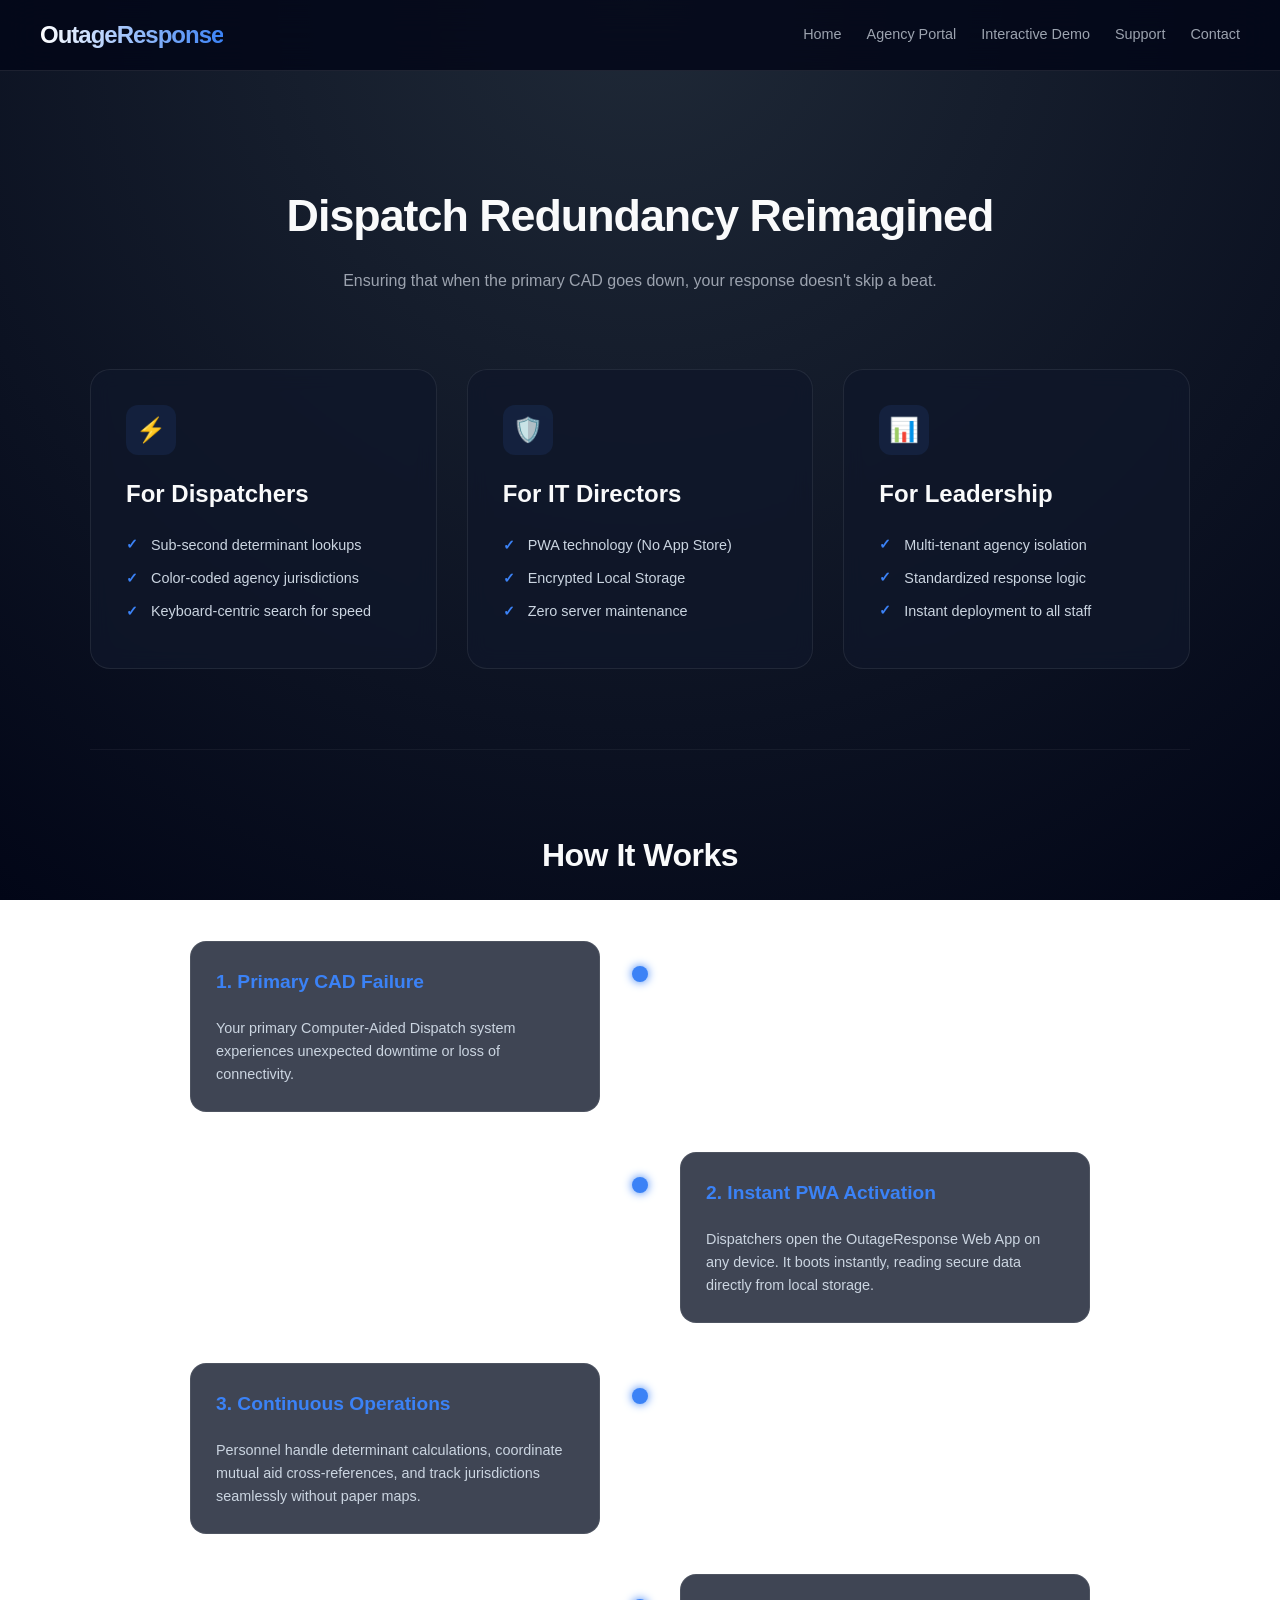
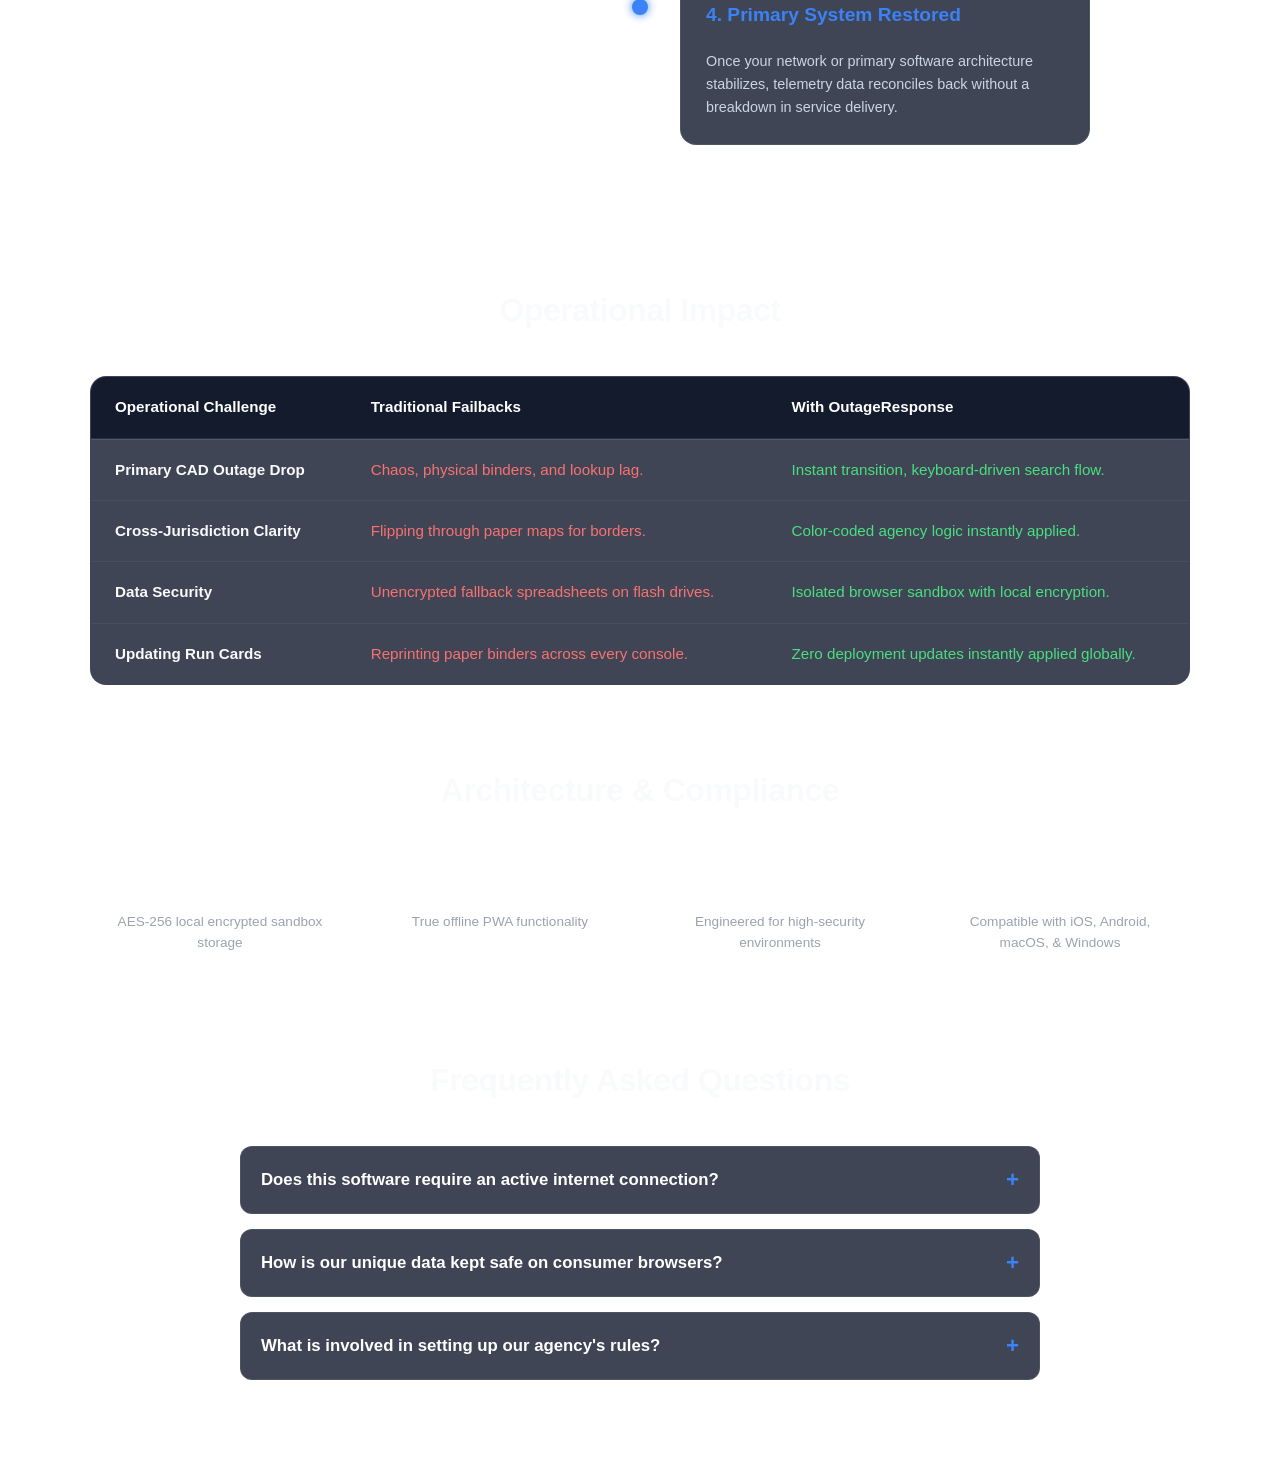
<file: solutions.html>
<!DOCTYPE html>
<html lang="en">
<head>
  <meta charset="UTF-8">
  <meta name="viewport" content="width=device-width, initial-scale=1.0">
  <title>Solutions | Outage Response</title>
  <style>
    :root {
      --bg-gradient: radial-gradient(circle at top, #1f2937, #020617);
      --card-bg: rgba(15, 23, 42, 0.8);
      --accent: #3b82f6;
      --accent-dim: rgba(59, 130, 246, 0.1);
      --text-main: #f9fafb;
      --text-dim: #9ca3af;
      --nav-height: 70px;
      --border-color: rgba(255, 255, 255, 0.08);
    }

    body {
      margin: 0;
      font-family: -apple-system, BlinkMacSystemFont, "Segoe UI", Roboto, sans-serif;
      background: var(--bg-gradient);
      background-attachment: fixed;
      color: var(--text-main);
      line-height: 1.6;
      overflow-x: hidden;
    }

    /* --- SHARED NAVBAR STYLES --- */
    nav {
      position: fixed;
      top: 0; left: 0; right: 0;
      height: var(--nav-height);
      padding: 0 40px;
      display: flex;
      justify-content: space-between;
      align-items: center;
      backdrop-filter: blur(20px);
      -webkit-backdrop-filter: blur(20px);
      z-index: 2000;
      border-bottom: 1px solid rgba(255, 255, 255, 0.1);
      background: rgba(2, 6, 23, 0.8);
    }

    .logo {
      font-size: 1.5rem; font-weight: 800; letter-spacing: -1px;
      background: linear-gradient(to right, #fff, var(--accent));
      -webkit-background-clip: text; -webkit-text-fill-color: transparent;
      text-decoration: none;
    }

    .nav-links { display: flex; align-items: center; }
    .nav-links a {
      color: var(--text-dim); text-decoration: none;
      margin-left: 25px; font-size: 0.9rem; transition: color 0.3s;
    }
    .nav-links a:hover { color: #fff; }

    .menu-toggle { display: none; flex-direction: column; cursor: pointer; gap: 5px; }
    .bar { width: 25px; height: 3px; background-color: #fff; transition: 0.3s; border-radius: 2px; }

    /* --- PAGE CONTENT --- */
    .hero {
      text-align: center;
      padding: calc(var(--nav-height) + 80px) 20px 40px 20px;
      max-width: 800px;
      margin: 0 auto;
    }

    .hero h1 { font-size: 2.8rem; letter-spacing: -1px; margin-bottom: 10px; }
    
    .section-title {
      text-align: center;
      font-size: 2rem;
      margin-top: 80px;
      margin-bottom: 40px;
      letter-spacing: -0.5px;
    }

    .solutions-grid {
      display: grid;
      grid-template-columns: repeat(auto-fit, minmax(300px, 1fr));
      gap: 30px;
      padding: 20px 40px;
      max-width: 1100px;
      margin: 0 auto;
    }

    .sol-card {
      background: var(--card-bg);
      padding: 35px;
      border-radius: 20px;
      border: 1px solid var(--border-color);
      backdrop-filter: blur(10px);
    }

    .icon-box {
      width: 50px; height: 50px; background: var(--accent-dim);
      border-radius: 12px; display: flex; justify-content: center;
      align-items: center; margin-bottom: 20px; color: var(--accent); font-size: 1.5rem;
    }

    .feature-list { list-style: none; padding: 0; margin: 0; }
    .feature-list li {
      margin-bottom: 10px; padding-left: 25px; position: relative;
      font-size: 0.9rem; color: #cbd5e1;
    }
    .feature-list li::before {
      content: '✓'; position: absolute; left: 0;
      color: var(--accent); font-weight: bold;
    }

    /* --- SECTION: HOW IT WORKS (TIMELINE) --- */
    .timeline {
      max-width: 900px;
      margin: 0 auto;
      padding: 20px;
      position: relative;
    }
    .timeline::before {
      content: '';
      position: absolute;
      top: 0; bottom: 0; left: 50%;
      width: 2px;
      background: rgba(255, 255, 255, 0.1);
      transform: translateX(-50%);
    }
    .timeline-item {
      margin-bottom: 40px;
      position: relative;
      width: 50%;
    }
    .timeline-item:nth-child(odd) { left: 0; padding-right: 40px; box-sizing: border-box; }
    .timeline-item:nth-child(even) { left: 50%; padding-left: 40px; box-sizing: border-box; }
    .timeline-dot {
      width: 16px; height: 16px;
      background: var(--accent);
      border-radius: 50%;
      position: absolute;
      top: 25px;
      z-index: 10;
      box-shadow: 0 0 10px var(--accent);
    }
    .timeline-item:nth-child(odd) .timeline-dot { right: -8px; }
    .timeline-item:nth-child(even) .timeline-dot { left: -8px; }
    .timeline-content {
      background: var(--card-bg);
      border: 1px solid var(--border-color);
      padding: 25px;
      border-radius: 16px;
      backdrop-filter: blur(10px);
    }
    .timeline-content h3 { margin-top: 0; color: var(--accent); font-size: 1.2rem; }
    .timeline-content p { margin-bottom: 0; font-size: 0.9rem; color: #cbd5e1; }

    /* --- SECTION: SCENARIO MATRIX (TABLE) --- */
    .matrix-container {
      max-width: 1100px;
      margin: 0 auto;
      padding: 0 40px;
      overflow-x: auto;
    }
    table {
      width: 100%;
      border-collapse: collapse;
      background: var(--card-bg);
      border-radius: 16px;
      overflow: hidden;
      border: 1px solid var(--border-color);
    }
    th, td {
      padding: 18px 24px;
      text-align: left;
      font-size: 0.95rem;
    }
    th {
      background: rgba(15, 23, 42, 0.9);
      color: #fff;
      font-weight: 600;
      border-bottom: 2px solid rgba(255, 255, 255, 0.1);
    }
    td { border-bottom: 1px solid rgba(255, 255, 255, 0.05); }
    tr:last-child td { border-bottom: none; }
    .text-danger { color: #f87171; }
    .text-success { color: #4ade80; font-weight: 500; }

    /* --- SECTION: TECHNICAL SPECS (BADGES) --- */
    .specs-grid {
      display: grid;
      grid-template-columns: repeat(auto-fit, minmax(220px, 1fr));
      gap: 20px;
      padding: 0 40px;
      max-width: 1100px;
      margin: 0 auto;
    }
    .spec-card {
      background: rgba(255, 255, 255, 0.03);
      border: 1px solid var(--border-color);
      border-radius: 12px;
      padding: 20px;
      text-align: center;
    }
    .spec-card h4 { margin: 0 0 8px 0; color: #fff; font-size: 1rem; }
    .spec-card p { margin: 0; font-size: 0.85rem; color: var(--text-dim); }

    /* --- SECTION: FAQ ACCORDION --- */
    .faq-container {
      max-width: 800px;
      margin: 0 auto 100px auto;
      padding: 0 40px;
    }
    .faq-item {
      background: var(--card-bg);
      border: 1px solid var(--border-color);
      border-radius: 12px;
      margin-bottom: 15px;
      overflow: hidden;
    }
    .faq-trigger {
      width: 100%;
      background: none;
      border: none;
      padding: 20px;
      text-align: left;
      color: #fff;
      font-size: 1.05rem;
      font-weight: 600;
      cursor: pointer;
      display: flex;
      justify-content: space-between;
      align-items: center;
    }
    .faq-trigger::after {
      content: '+';
      font-size: 1.4rem;
      color: var(--accent);
      transition: transform 0.3s;
    }
    .faq-item.active .faq-trigger::after {
      transform: rotate(45deg);
    }
    .faq-content {
      max-height: 0;
      overflow: hidden;
      transition: max-height 0.3s ease-out;
      background: rgba(0, 0, 0, 0.1);
    }
    .faq-content p {
      padding: 0 20px 20px 20px;
      margin: 0;
      color: #cbd5e1;
      font-size: 0.95rem;
      line-height: 1.6;
    }

    /* --- MOBILE RESPONSIVENESS --- */
    @media (max-width: 768px) {
      nav { padding: 0 20px; }
      .menu-toggle { display: flex; }
      .nav-links {
        display: flex; flex-direction: column; width: 100%;
        position: absolute; top: -450px; left: 0;
        transition: 0.4s cubic-bezier(0.175, 0.885, 0.32, 1.275);
        background: rgba(2, 6, 23, 0.98); backdrop-filter: blur(25px);
        padding: 40px 0; text-align: center;
      }
      .nav-links.active { top: var(--nav-height); }
      .nav-links a { margin: 20px 0; font-size: 1.4rem; margin-left: 0; }
      .menu-toggle.is-active .bar:nth-child(2) { opacity: 0; }
      .menu-toggle.is-active .bar:nth-child(1) { transform: translateY(8px) rotate(45deg); }
      .menu-toggle.is-active .bar:nth-child(3) { transform: translateY(-8px) rotate(-45deg); }
      
      .hero h1 { font-size: 2.2rem; }
      .solutions-grid, .matrix-container, .specs-grid, .faq-container { padding: 0 20px; }

      /* Timeline Mobile */
      .timeline::before { left: 20px; }
      .timeline-item { width: 100%; left: 0 !important; padding-left: 40px !important; padding-right: 0 !important; }
      .timeline-dot { left: 12px !important; right: auto !important; }
    }
  </style>
</head>
<body>

  <nav>
    <a href="index.html" class="logo">OutageResponse</a>
    <div class="menu-toggle" id="mobile-menu"><span class="bar"></span><span class="bar"></span><span class="bar"></span></div>
    <div class="nav-links" id="nav-links">
      <a href="index.html">Home</a>
      <a href="app/index.html">Agency Portal</a>
      <a href="demo.html">Interactive Demo</a>
      <a href="support.html">Support</a>
      <a href="contact.html">Contact</a>
    </div>
  </nav>

  <div class="hero">
    <h1>Dispatch Redundancy Reimagined</h1>
    <p style="color: var(--text-dim)">Ensuring that when the primary CAD goes down, your response doesn't skip a beat.</p>
  </div>

  <div class="solutions-grid">
    <div class="sol-card">
      <div class="icon-box">⚡</div>
      <h2>For Dispatchers</h2>
      <ul class="feature-list">
        <li>Sub-second determinant lookups</li>
        <li>Color-coded agency jurisdictions</li>
        <li>Keyboard-centric search for speed</li>
      </ul>
    </div>
    <div class="sol-card">
      <div class="icon-box">🛡️</div>
      <h2>For IT Directors</h2>
      <ul class="feature-list">
        <li>PWA technology (No App Store)</li>
        <li>Encrypted Local Storage</li>
        <li>Zero server maintenance</li>
      </ul>
    </div>
    <div class="sol-card">
      <div class="icon-box">📊</div>
      <h2>For Leadership</h2>
      <ul class="feature-list">
        <li>Multi-tenant agency isolation</li>
        <li>Standardized response logic</li>
        <li>Instant deployment to all staff</li>
      </ul>
    </div>
  </div>

  <hr style="border: 0; border-top: 1px solid rgba(255,255,255,0.05); max-width: 1100px; margin: 60px auto;">

  <h2 class="section-title">How It Works</h2>
  <div class="timeline">
    <div class="timeline-item">
      <div class="timeline-dot"></div>
      <div class="timeline-content">
        <h3>1. Primary CAD Failure</h3>
        <p>Your primary Computer-Aided Dispatch system experiences unexpected downtime or loss of connectivity.</p>
      </div>
    </div>
    <div class="timeline-item">
      <div class="timeline-dot"></div>
      <div class="timeline-content">
        <h3>2. Instant PWA Activation</h3>
        <p>Dispatchers open the OutageResponse Web App on any device. It boots instantly, reading secure data directly from local storage.</p>
      </div>
    </div>
    <div class="timeline-item">
      <div class="timeline-dot"></div>
      <div class="timeline-content">
        <h3>3. Continuous Operations</h3>
        <p>Personnel handle determinant calculations, coordinate mutual aid cross-references, and track jurisdictions seamlessly without paper maps.</p>
      </div>
    </div>
    <div class="timeline-item">
      <div class="timeline-dot"></div>
      <div class="timeline-content">
        <h3>4. Primary System Restored</h3>
        <p>Once your network or primary software architecture stabilizes, telemetry data reconciles back without a breakdown in service delivery.</p>
      </div>
    </div>
  </div>

  <h2 class="section-title">Operational Impact</h2>
  <div class="matrix-container">
    <table>
      <thead>
        <tr>
          <th>Operational Challenge</th>
          <th>Traditional Failbacks</th>
          <th>With OutageResponse</th>
        </tr>
      </thead>
      <tbody>
        <tr>
          <td><strong>Primary CAD Outage Drop</strong></td>
          <td class="text-danger">Chaos, physical binders, and lookup lag.</td>
          <td class="text-success">Instant transition, keyboard-driven search flow.</td>
        </tr>
        <tr>
          <td><strong>Cross-Jurisdiction Clarity</strong></td>
          <td class="text-danger">Flipping through paper maps for borders.</td>
          <td class="text-success">Color-coded agency logic instantly applied.</td>
        </tr>
        <tr>
          <td><strong>Data Security</strong></td>
          <td class="text-danger">Unencrypted fallback spreadsheets on flash drives.</td>
          <td class="text-success">Isolated browser sandbox with local encryption.</td>
        </tr>
        <tr>
          <td><strong>Updating Run Cards</strong></td>
          <td class="text-danger">Reprinting paper binders across every console.</td>
          <td class="text-success">Zero deployment updates instantly applied globally.</td>
        </tr>
      </tbody>
    </table>
  </div>

  <h2 class="section-title">Architecture & Compliance</h2>
  <div class="specs-grid">
    <div class="spec-card">
      <h4>Data Protection</h4>
      <p>AES-256 local encrypted sandbox storage</p>
    </div>
    <div class="spec-card">
      <h4>Network Design</h4>
      <p>True offline PWA functionality</p>
    </div>
    <div class="spec-card">
      <h4>Compliance Ready</h4>
      <p>Engineered for high-security environments</p>
    </div>
    <div class="spec-card">
      <h4>Universal Support</h4>
      <p>Compatible with iOS, Android, macOS, & Windows</p>
    </div>
  </div>

  <h2 class="section-title">Frequently Asked Questions</h2>
  <div class="faq-container">
    <div class="faq-item">
      <button class="faq-trigger">Does this software require an active internet connection?</button>
      <div class="faq-content">
        <p>No. By implementing advanced Progressive Web App (PWA) configurations, the underlying application and database logic cache locally on your terminals. It is engineered to perform reliably when total network backhaul is compromised.</p>
      </div>
    </div>
    <div class="faq-item">
      <button class="faq-trigger">How is our unique data kept safe on consumer browsers?</button>
      <div class="faq-content">
        <p>Data isolation is preserved via strict multi-tenant architecture. Cryptographic safeguards secure localized indexes directly inside specific browser sandboxes, preventing cross-contamination or peripheral access from other desktop environments.</p>
      </div>
    </div>
    <div class="faq-item">
      <button class="faq-trigger">What is involved in setting up our agency's rules?</button>
      <div class="faq-content">
        <p>Your agency configurations, determinant lists, and border rules are easily uploaded through our administrative portal. Once configured, adjustments propagate silently to all designated personnel next time their devices connect online.</p>
      </div>
    </div>
  </div>

  <script>
    // Mobile Responsive Menu Toggle
    const menu = document.querySelector('#mobile-menu');
    const menuLinks = document.querySelector('#nav-links');
    menu.addEventListener('click', () => {
      menu.classList.toggle('is-active');
      menuLinks.classList.toggle('active');
    });

    // Accordion Logic for FAQs
    const faqTriggers = document.querySelectorAll('.faq-trigger');
    faqTriggers.forEach(trigger => {
      trigger.addEventListener('click', () => {
        const parent = trigger.parentElement;
        const content = trigger.nextElementSibling;
        
        parent.classList.toggle('active');
        
        if (parent.classList.contains('active')) {
          content.style.maxHeight = content.scrollHeight + "px";
        } else {
          content.style.maxHeight = "0px";
        }
      });
    });
  </script>
</body>
</html>
</file>
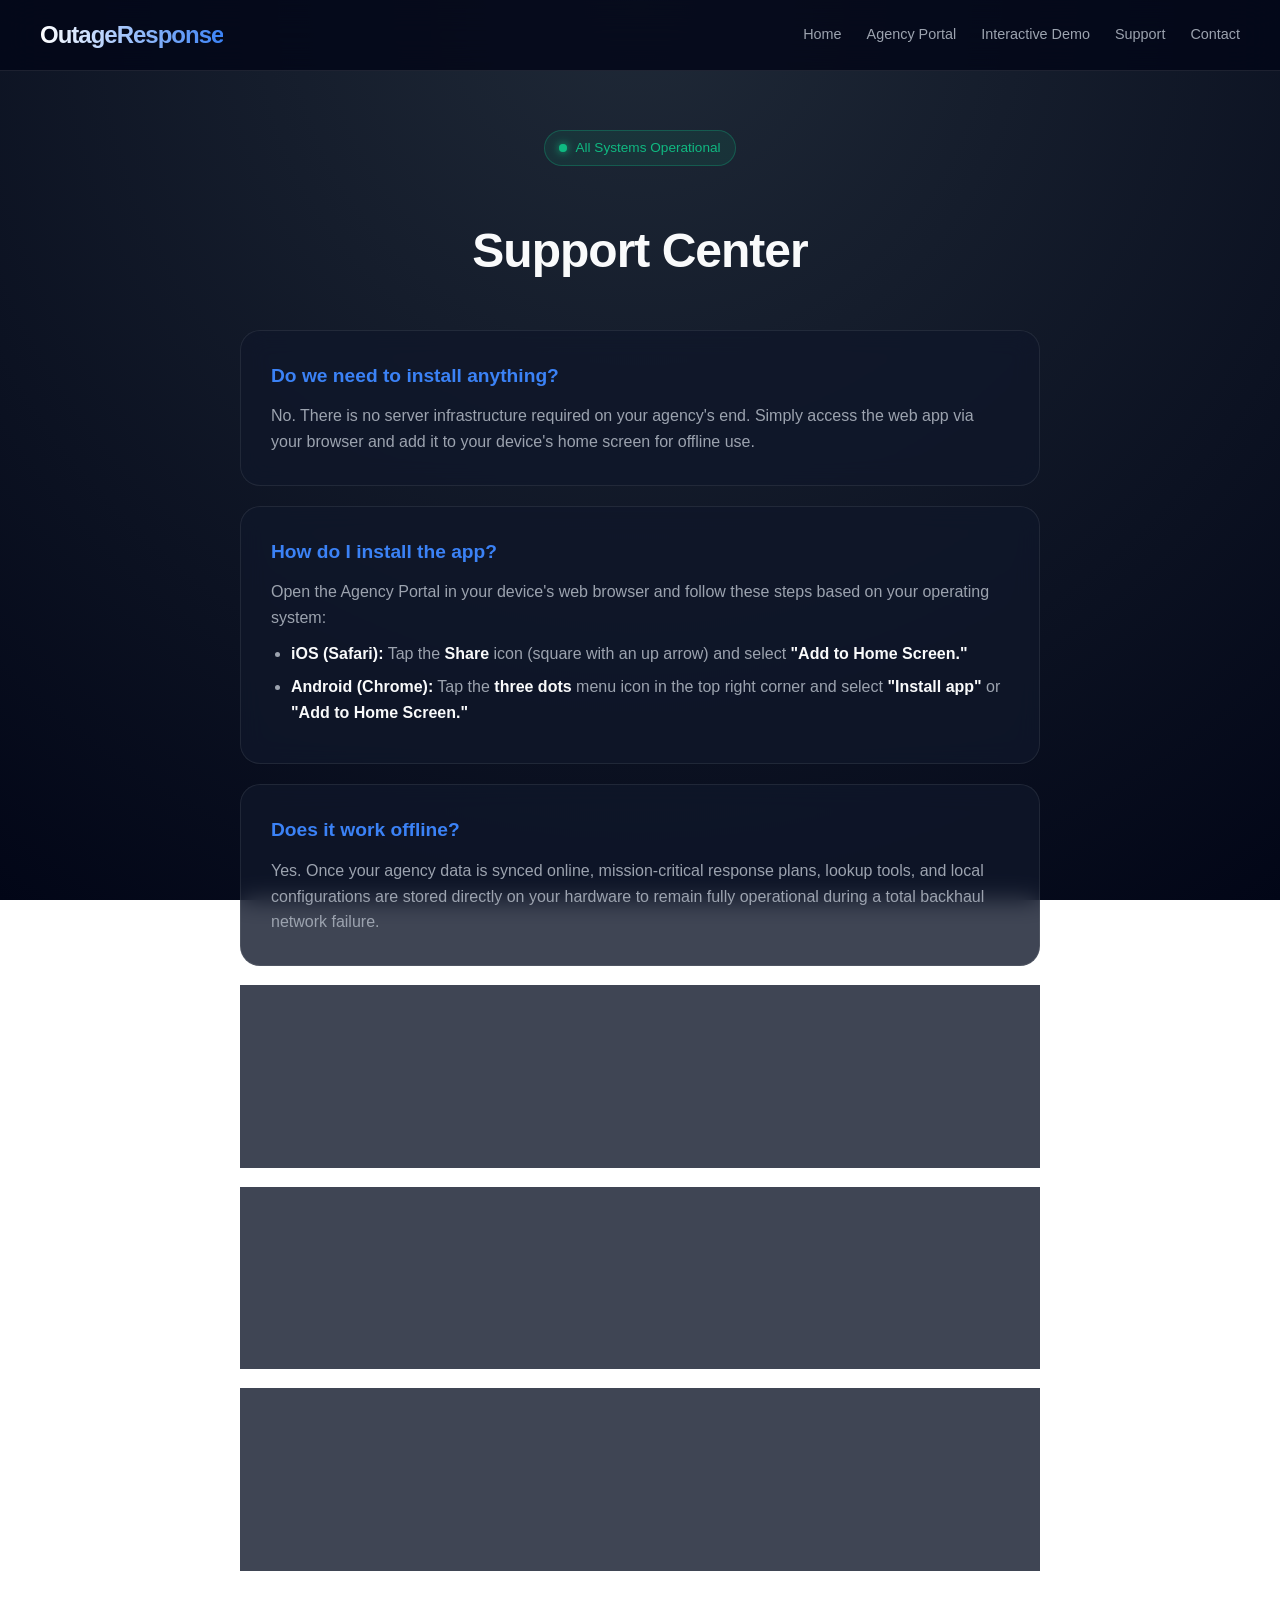
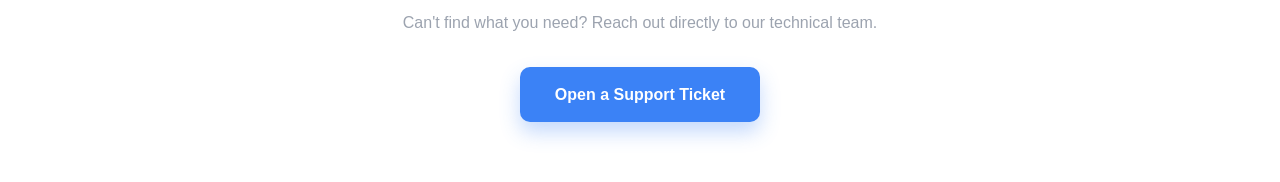
<file: support.html>
<!DOCTYPE html>
<html lang="en">
<head>
  <meta charset="UTF-8">
  <meta name="viewport" content="width=device-width, initial-scale=1.0">
  <title>Support | Outage Response</title>
  <style>
    :root {
      /* Brand colors matching index.html */
      --bg-gradient: radial-gradient(circle at top, #1f2937, #020617);
      --card-bg: rgba(15, 23, 42, 0.8);
      --accent: #3b82f6;
      --text-main: #f9fafb;
      --text-dim: #9ca3af;
      --nav-height: 70px;
      
      /* Status Colors */
      --status-green: #10b981;
    }

    body {
      margin: 0;
      padding: 0;
      font-family: -apple-system, BlinkMacSystemFont, "Segoe UI", Roboto, sans-serif;
      background: var(--bg-gradient);
      background-attachment: fixed;
      color: var(--text-main);
      line-height: 1.6;
      overflow-x: hidden;
    }

    /* --- FIXED NAVBAR --- */
    nav {
      position: fixed;
      top: 0;
      left: 0;
      right: 0;
      height: var(--nav-height);
      padding: 0 40px;
      display: flex;
      justify-content: space-between;
      align-items: center;
      backdrop-filter: blur(20px);
      -webkit-backdrop-filter: blur(20px);
      z-index: 2000;
      border-bottom: 1px solid rgba(255, 255, 255, 0.1);
      background: rgba(2, 6, 23, 0.8);
    }

    .logo {
      font-size: 1.5rem;
      font-weight: 800;
      letter-spacing: -1px;
      background: linear-gradient(to right, #fff, var(--accent));
      -webkit-background-clip: text;
      -webkit-text-fill-color: transparent;
      text-decoration: none;
    }

    /* --- DESKTOP NAV --- */
    .nav-links {
      display: flex;
      align-items: center;
    }

    .nav-links a {
      color: var(--text-dim);
      text-decoration: none;
      margin-left: 25px;
      font-size: 0.9rem;
      transition: color 0.3s;
    }

    .nav-links a:hover { color: #fff; }

    /* --- HAMBURGER MENU --- */
    .menu-toggle {
      display: none;
      flex-direction: column;
      cursor: pointer;
      gap: 5px;
    }

    .bar {
      width: 25px;
      height: 3px;
      background-color: #fff;
      transition: all 0.3s ease;
      border-radius: 2px;
    }

    /* --- PAGE CONTENT --- */
    .container { 
      max-width: 800px; 
      margin: calc(var(--nav-height) + 60px) auto 60px auto; 
      padding: 0 20px; 
    }
    
    .header-section { 
      text-align: center; 
      margin-bottom: 40px; 
    }

    h1 { 
      font-size: 3rem; 
      margin-bottom: 15px; 
      letter-spacing: -1px; 
    }

    /* System Status Indicator */
    .status-badge {
      display: inline-flex; 
      align-items: center; 
      gap: 8px; 
      background: rgba(16, 185, 129, 0.1); 
      border: 1px solid rgba(16, 185, 129, 0.3); 
      padding: 6px 14px; 
      border-radius: 20px; 
      font-size: 0.85rem; 
      color: var(--status-green);
      font-weight: 500; 
      margin-bottom: 15px;
    }

    .status-dot {
      width: 8px; 
      height: 8px; 
      background: var(--status-green); 
      border-radius: 50%;
      box-shadow: 0 0 8px var(--status-green);
      position: relative;
    }

    .status-dot::after {
      content: ''; 
      position: absolute; 
      width: 100%; 
      height: 100%;
      background-color: var(--status-green); 
      border-radius: 50%;
      animation: pulseGreen 2s infinite; 
      top: 0; 
      left: 0; 
      opacity: 0.4;
    }

    @keyframes pulseGreen {
      0% { transform: scale(1); opacity: 0.4; }
      70% { transform: scale(2.5); opacity: 0; }
      100% { transform: scale(1); opacity: 0; }
    }

    /* FAQ Cards matching features cards */
    .faq-card {
      background: var(--card-bg); 
      padding: 30px; 
      border-radius: 20px; 
      margin-bottom: 20px;
      border: 1px solid rgba(255, 255, 255, 0.08); 
      backdrop-filter: blur(12px);
      -webkit-backdrop-filter: blur(12px);
    }

    .faq-card h3 { 
      color: var(--accent); 
      margin-top: 0; 
      font-size: 1.2rem; 
      margin-bottom: 12px; 
    }

    .faq-card p { 
      margin: 0; 
      color: var(--text-dim); 
    }

    .faq-card ul { 
      margin: 10px 0 0 0; 
      padding-left: 20px; 
      color: var(--text-dim); 
    }

    .faq-card li { 
      margin-bottom: 8px; 
    }

    .faq-card strong {
      color: var(--text-main);
    }

    .support-footer { 
      text-align: center; 
      margin-top: 40px; 
      color: var(--text-dim); 
    }

    .support-btn {
      display: inline-block; 
      background: var(--accent); 
      color: #fff; 
      text-decoration: none; 
      padding: 15px 35px; 
      border-radius: 10px; 
      font-weight: 600; 
      margin-top: 15px; 
      transition: 0.2s;
      box-shadow: 0 10px 20px rgba(59, 130, 246, 0.3);
    }

    .support-btn:hover { 
      opacity: 0.9; 
      transform: translateY(-1px); 
    }

    /* --- MOBILE STYLES --- */
    @media (max-width: 768px) {
      nav { padding: 0 20px; }
      
      .menu-toggle { display: flex; }

      .nav-links {
        display: flex;
        flex-direction: column;
        width: 100%;
        position: absolute;
        top: -450px;
        left: 0;
        transition: 0.4s cubic-bezier(0.175, 0.885, 0.32, 1.275);
        background: rgba(2, 6, 23, 0.98);
        backdrop-filter: blur(25px);
        border-bottom: 1px solid rgba(255, 255, 255, 0.1);
        padding: 40px 0;
        text-align: center;
        z-index: 1999;
      }

      .nav-links.active { top: var(--nav-height); }

      .nav-links a {
        margin: 20px 0;
        font-size: 1.4rem;
        margin-left: 0;
        display: block;
      }

      .menu-toggle.is-active .bar:nth-child(2) { opacity: 0; }
      .menu-toggle.is-active .bar:nth-child(1) { transform: translateY(8px) rotate(45deg); }
      .menu-toggle.is-active .bar:nth-child(3) { transform: translateY(-8px) rotate(-45deg); }
      
      h1 { font-size: 2.2rem; }
    }
  </style>
</head>
<body>

  <nav>
    <a href="index.html" class="logo">OutageResponse</a>
    
    <div class="menu-toggle" id="mobile-menu">
      <span class="bar"></span>
      <span class="bar"></span>
      <span class="bar"></span>
    </div>

    <div class="nav-links" id="nav-links">
      <a href="index.html">Home</a>
      <a href="app/index.html">Agency Portal</a>
      <a href="demo.html">Interactive Demo</a>
      <a href="support.html">Support</a>
      <a href="contact.html">Contact</a>
    </div>
  </nav>

  <div class="container">
    <div class="header-section">
      <div class="status-badge">
        <span class="status-dot"></span> All Systems Operational
      </div>
      <h1>Support Center</h1>
    </div>

    <div class="faq-card">
      <h3>Do we need to install anything?</h3>
      <p>No. There is no server infrastructure required on your agency's end. Simply access the web app via your browser and add it to your device's home screen for offline use.</p>
    </div>

    <div class="faq-card">
      <h3>How do I install the app?</h3>
      <p>Open the Agency Portal in your device's web browser and follow these steps based on your operating system:</p>
      <ul>
        <li><strong>iOS (Safari):</strong> Tap the <strong>Share</strong> icon (square with an up arrow) and select <strong>"Add to Home Screen."</strong></li>
        <li><strong>Android (Chrome):</strong> Tap the <strong>three dots</strong> menu icon in the top right corner and select <strong>"Install app"</strong> or <strong>"Add to Home Screen."</strong></li>
      </ul>
    </div>

    <div class="faq-card">
      <h3>Does it work offline?</h3>
      <p>Yes. Once your agency data is synced online, mission-critical response plans, lookup tools, and local configurations are stored directly on your hardware to remain fully operational during a total backhaul network failure.</p>
    </div>

    <div class="faq-card">
      <h3>How do we sync the latest dispatch data?</h3>
      <p>The app automatically detects network connectivity and triggers a background sync when online. You can also force a manual update at any time by tapping the sync indicator inside the Agency Portal dashboard.</p>
    </div>

    <div class="faq-card">
      <h3>What happens if I clear my browser storage?</h3>
      <p>Clearing your browser's application cache or local storage will remove the offline database from that specific device. If this happens, simply open the app while connected to the internet to run an initial synchronization before field use.</p>
    </div>

    <div class="faq-card">
      <h3>Is our agency's data secure?</h3>
      <p>Absolutely. All data moving between your local environment and our infrastructure is secured using SSL encryption. Locally stored offline databases are sandboxed within the device's secure browser instance, preventing unauthorized access from other applications.</p>
    </div>

    <div class="support-footer">
      <p>Can't find what you need? Reach out directly to our technical team.</p>
      <a href="contact.html" class="support-btn">Open a Support Ticket</a>
    </div>
  </div>

  <script>
    const menu = document.querySelector('#mobile-menu');
    const menuLinks = document.querySelector('#nav-links');

    menu.addEventListener('click', function() {
      menu.classList.toggle('is-active');
      menuLinks.classList.toggle('active');
    });

    // Close menu when a link is clicked (useful for mobile)
    document.querySelectorAll('.nav-links a').forEach(link => {
      link.addEventListener('click', () => {
        menu.classList.remove('is-active');
        menuLinks.classList.remove('active');
      });
    });
  </script>
</body>
</html>
</file>
<file: app/style.css>
/* --- CSS VARIABLES --- */
:root {
  --bg-gradient: radial-gradient(circle at top, #1f2937, #020617);
  --card-bg: rgba(15, 23, 42, 0.9);
  --accent: #3b82f6;
  --accent-hover: #2563eb;
  --text-main: #f9fafb;
  --text-dim: #9ca3af;
  --input-bg: #0f172a;
  --border-color: rgba(255, 255, 255, 0.1);
  --nav-height: 60px;
}

/* --- BASE STYLES --- */
* {
  box-sizing: border-box;
}

body {
  margin: 0;
  padding: 0;
  font-family: -apple-system, BlinkMacSystemFont, "Segoe UI", Roboto, Helvetica, Arial, sans-serif;
  background: var(--bg-gradient);
  background-attachment: fixed;
  color: var(--text-main);
  min-height: 100vh;
  /* Standard flow for mobile reliability */
  display: block; 
}

/* --- FIXED NAVIGATION --- */
nav.app-nav {
  display: flex;
  justify-content: space-between;
  align-items: center;
  padding: 0 25px;
  background: rgba(15, 23, 42, 0.85);
  backdrop-filter: blur(12px);
  -webkit-backdrop-filter: blur(12px);
  border-bottom: 1px solid var(--border-color);
  position: fixed;
  top: 0;
  left: 0;
  right: 0;
  height: var(--nav-height);
  z-index: 2000;
}

.logo {
  font-weight: 800;
  font-size: 1.1rem;
  letter-spacing: -0.5px;
  background: linear-gradient(to right, #fff, var(--accent));
  -webkit-background-clip: text;
  -webkit-text-fill-color: transparent;
  text-decoration: none;
}

.back-link {
  display: flex;
  align-items: center;
  gap: 6px;
  color: var(--text-dim);
  text-decoration: none;
  font-size: 0.85rem;
  transition: color 0.2s;
}

.back-link:hover {
  color: #fff;
}

/* --- LAYOUT SHELL --- */
.app-shell {
  width: 100%;
  max-width: 1000px; /* Expanded for the status board grid */
  margin: calc(var(--nav-height) + 30px) auto 40px auto;
  padding: 0 20px;
}

/* --- COMPONENT: CARDS --- */
.card {
  background: var(--card-bg);
  border-radius: 16px;
  padding: 30px;
  box-shadow: 0 10px 30px rgba(0, 0, 0, 0.6);
  backdrop-filter: blur(15px);
  -webkit-backdrop-filter: blur(15px);
  border: 1px solid var(--border-color);
  margin-bottom: 20px;
  transition: border 0.3s;
}

h1 {
  font-size: 1.4rem;
  margin: 0 0 20px 0;
  text-align: center;
  color: #fff;
  letter-spacing: -0.5px;
}

/* --- FORMS & INPUTS --- */
input {
  width: 100%;
  padding: 14px;
  background: var(--input-bg);
  border: 1px solid #334155;
  border-radius: 10px;
  color: #fff;
  font-size: 1rem;
  margin-bottom: 15px;
  outline: none;
  transition: all 0.2s ease;
  -webkit-appearance: none;
}

input:focus {
  border-color: var(--accent);
  box-shadow: 0 0 0 3px rgba(59, 130, 246, 0.2);
}

.primary-btn {
  width: 100%;
  padding: 14px;
  background: var(--accent);
  border: none;
  border-radius: 10px;
  color: #fff;
  font-weight: 600;
  font-size: 1rem;
  cursor: pointer;
  transition: background 0.2s, transform 0.1s;
}

.primary-btn:hover {
  background: var(--accent-hover);
}

/* --- AUTOCOMPLETE DROPDOWN --- */
.search-wrapper {
  position: relative;
}

.autocomplete-container {
  position: absolute;
  top: 55px;
  left: 0;
  right: 0;
  z-index: 1000;
  background: #1e293b;
  border-radius: 10px;
  border: 1px solid #334155;
  box-shadow: 0 15px 35px rgba(0, 0, 0, 0.5);
  max-height: 250px;
  overflow-y: auto;
}

.autocomplete-item {
  padding: 12px 15px;
  cursor: pointer;
  border-bottom: 1px solid rgba(255, 255, 255, 0.05);
  font-size: 0.9rem;
  color: #cbd5e1;
}

.autocomplete-item:hover, .autocomplete-active {
  background: #334155;
  color: #fff;
}

.autocomplete-item strong {
  color: var(--accent);
}

/* --- RESULT DISPLAY --- */
.result-item {
  background: rgba(255, 255, 255, 0.03);
  padding: 20px;
  border-radius: 14px;
  margin-top: 20px;
  border-top: 3px solid var(--accent);
  animation: slideUp 0.3s ease-out;
}

.level-badge {
  font-size: 0.7rem;
  background: #374151;
  padding: 3px 8px;
  border-radius: 5px;
  color: var(--text-dim);
  font-weight: bold;
  text-transform: uppercase;
}

.determinant-title {
  font-weight: 700;
  margin: 10px 0;
  font-size: 1.1rem;
  color: #fff;
}

.agency-row {
  display: flex;
  justify-content: space-between;
  align-items: flex-start;
  padding: 10px 0;
  border-bottom: 1px solid rgba(255, 255, 255, 0.05);
  gap: 10px;
}

.agency-row:last-child { border-bottom: none; }

.agency-row strong {
  text-transform: uppercase;
  font-size: 0.8rem;
  letter-spacing: 0.5px;
  flex-shrink: 0;
}

.agency-row span {
  font-size: 0.9rem;
  text-align: right;
  color: #e5e7eb;
}

/* --- UTILS --- */
.logout-text {
  display: block;
  text-align: center;
  font-size: 0.8rem;
  color: #64748b;
  margin-top: 25px;
  cursor: pointer;
  text-decoration: underline;
}

/* --- ANIMATIONS --- */
@keyframes slideUp {
  from { opacity: 0; transform: translateY(15px); }
  to { opacity: 1; transform: translateY(0); }
}

/* --- COMPONENT: STATUS BADGE INDICATORS --- */
.sync-badge {
  display: inline-flex;
  align-items: center;
  gap: 8px;
  font-size: 0.75rem;
  font-weight: 500;
  padding: 5px 14px;
  border-radius: 20px;
  transition: all 0.3s ease;
  background: rgba(0, 0, 0, 0.25);
  border: 1px solid rgba(255, 255, 255, 0.05);
}

.sync-badge.online-mode {
  color: #a7f3d0;
  border-color: rgba(16, 185, 129, 0.2);
}

.sync-badge.offline-mode {
  color: #fca5a5;
  background: rgba(239, 68, 68, 0.08);
  border-color: rgba(239, 68, 68, 0.25);
}

.badge-dot {
  width: 6px;
  height: 6px;
  border-radius: 50%;
  position: relative;
}

.badge-dot.online-dot {
  background-color: #10b981;
  box-shadow: 0 0 6px #10b981;
}

.badge-dot.offline-dot {
  background-color: #ef4444;
  box-shadow: 0 0 8px #ef4444;
}

.badge-dot.offline-dot::after {
  content: '';
  position: absolute;
  top: 0; left: 0;
  width: 100%; height: 100%;
  border-radius: 50%;
  background-color: #ef4444;
  animation: badgePulse 1.5s infinite ease-in-out;
}

@keyframes badgePulse {
  0% { transform: scale(1); opacity: 0.6; }
  70% { transform: scale(2.4); opacity: 0; }
  100% { transform: scale(1); opacity: 0; }
}

/* --- LOCAL STATUS BOARD STYLES --- */

.board-section-header {
  display: flex;
  justify-content: space-between;
  align-items: flex-end;
  margin-bottom: 20px;
  flex-wrap: wrap;
  gap: 15px;
}

.board-section-header h3 {
  margin: 0;
  font-size: 1.25rem;
  color: #e2e8f0;
}

.control-group {
  display: flex;
  gap: 10px;
  flex-wrap: wrap;
  align-items: center;
}

.control-group input {
  margin-bottom: 0;
  width: auto;
  min-width: 150px;
  flex-grow: 1;
}

.control-group .primary-btn {
  width: auto;
  padding: 14px 20px;
}

.danger-btn { background: #ef4444; }
.danger-btn:hover { background: #dc2626; }

/* Grid Layouts */
.incident-grid {
  display: grid; grid-template-columns: repeat(auto-fill, minmax(300px, 1fr)); gap: 15px;
}

.unit-grid {
  display: grid; grid-template-columns: repeat(auto-fill, minmax(220px, 1fr)); gap: 15px;
}

/* Cards */
.board-card-item {
  background: #1e293b; 
  border: 1px solid #334155; 
  border-radius: 12px;
  padding: 15px; 
  display: flex; 
  flex-direction: column; 
  gap: 10px;
  cursor: grab;
  transition: transform 0.2s;
}

.board-card-item:active { cursor: grabbing; }
.board-card-item:hover { transform: translateY(-2px); }

.incident-card { border-color: rgba(239, 68, 68, 0.4); box-shadow: inset 0 0 15px rgba(239, 68, 68, 0.05); }

.card-header {
  display: flex; justify-content: space-between; align-items: flex-start; pointer-events: none;
}

.card-title { margin: 0; font-size: 1.1rem; font-weight: bold; color: #fff; }
.card-subtitle { margin: 2px 0 0 0; font-size: 0.85rem; color: var(--text-dim); }

.delete-btn {
  background: none; border: none; color: var(--text-dim); cursor: pointer;
  font-size: 1.2rem; line-height: 1; padding: 0; transition: color 0.2s;
  pointer-events: auto;
}
.delete-btn:hover { color: #ef4444; }

/* Status Options */
.status-select { 
  width: 100%; padding: 8px; border-radius: 6px; border: none; font-weight: 600; 
  color: white; cursor: pointer; font-size: 0.9rem; font-family: inherit;
}

.status-inquarters { background-color: #4b5563; color: #10b981; }
.status-available { background-color: #10b981; color: white; }
.status-enroute { background-color: #3b82f6; color: white; }
.status-onscene { background-color: #f59e0b; color: white; }
.status-oos { background-color: #ef4444; color: white; }
.status-select option { background-color: #0f172a; color: white; }

.assign-label { font-size: 0.75rem; color: var(--text-dim); margin-bottom: -5px; text-transform: uppercase; font-weight: 600; }
.incident-assign { width: 100%; padding: 8px; background: #0f172a; border: 1px solid #475569; border-radius: 6px; color: #e2e8f0; }

.assigned-units-list {
  background: rgba(15, 23, 42, 0.5); border-radius: 6px; padding: 8px; min-height: 35px;
  display: flex; flex-wrap: wrap; gap: 6px; border: 1px solid rgba(255,255,255,0.05); pointer-events: none;
}
.unit-badge { background: #334155; color: white; padding: 3px 6px; border-radius: 4px; font-size: 0.75rem; font-weight: bold; }

/* Drag Effects */
.dragging { opacity: 0.4; }
.drag-over { border: 2px dashed var(--accent) !important; }

/* --- MOBILE OPTIMIZATION --- */
@media (max-width: 600px) {
  nav.app-nav { padding: 0 15px; }
  
  .app-shell { 
    margin-top: calc(var(--nav-height) + 15px); 
  }
  
  .card { padding: 20px; }
  
  .agency-row {
    flex-direction: column;
    gap: 4px;
  }
  
  .agency-row span {
    text-align: left;
    width: 100%;
  }

  .control-group { width: 100%; flex-direction: column; }
  .control-group input, .control-group button { width: 100%; }
}
</file>
